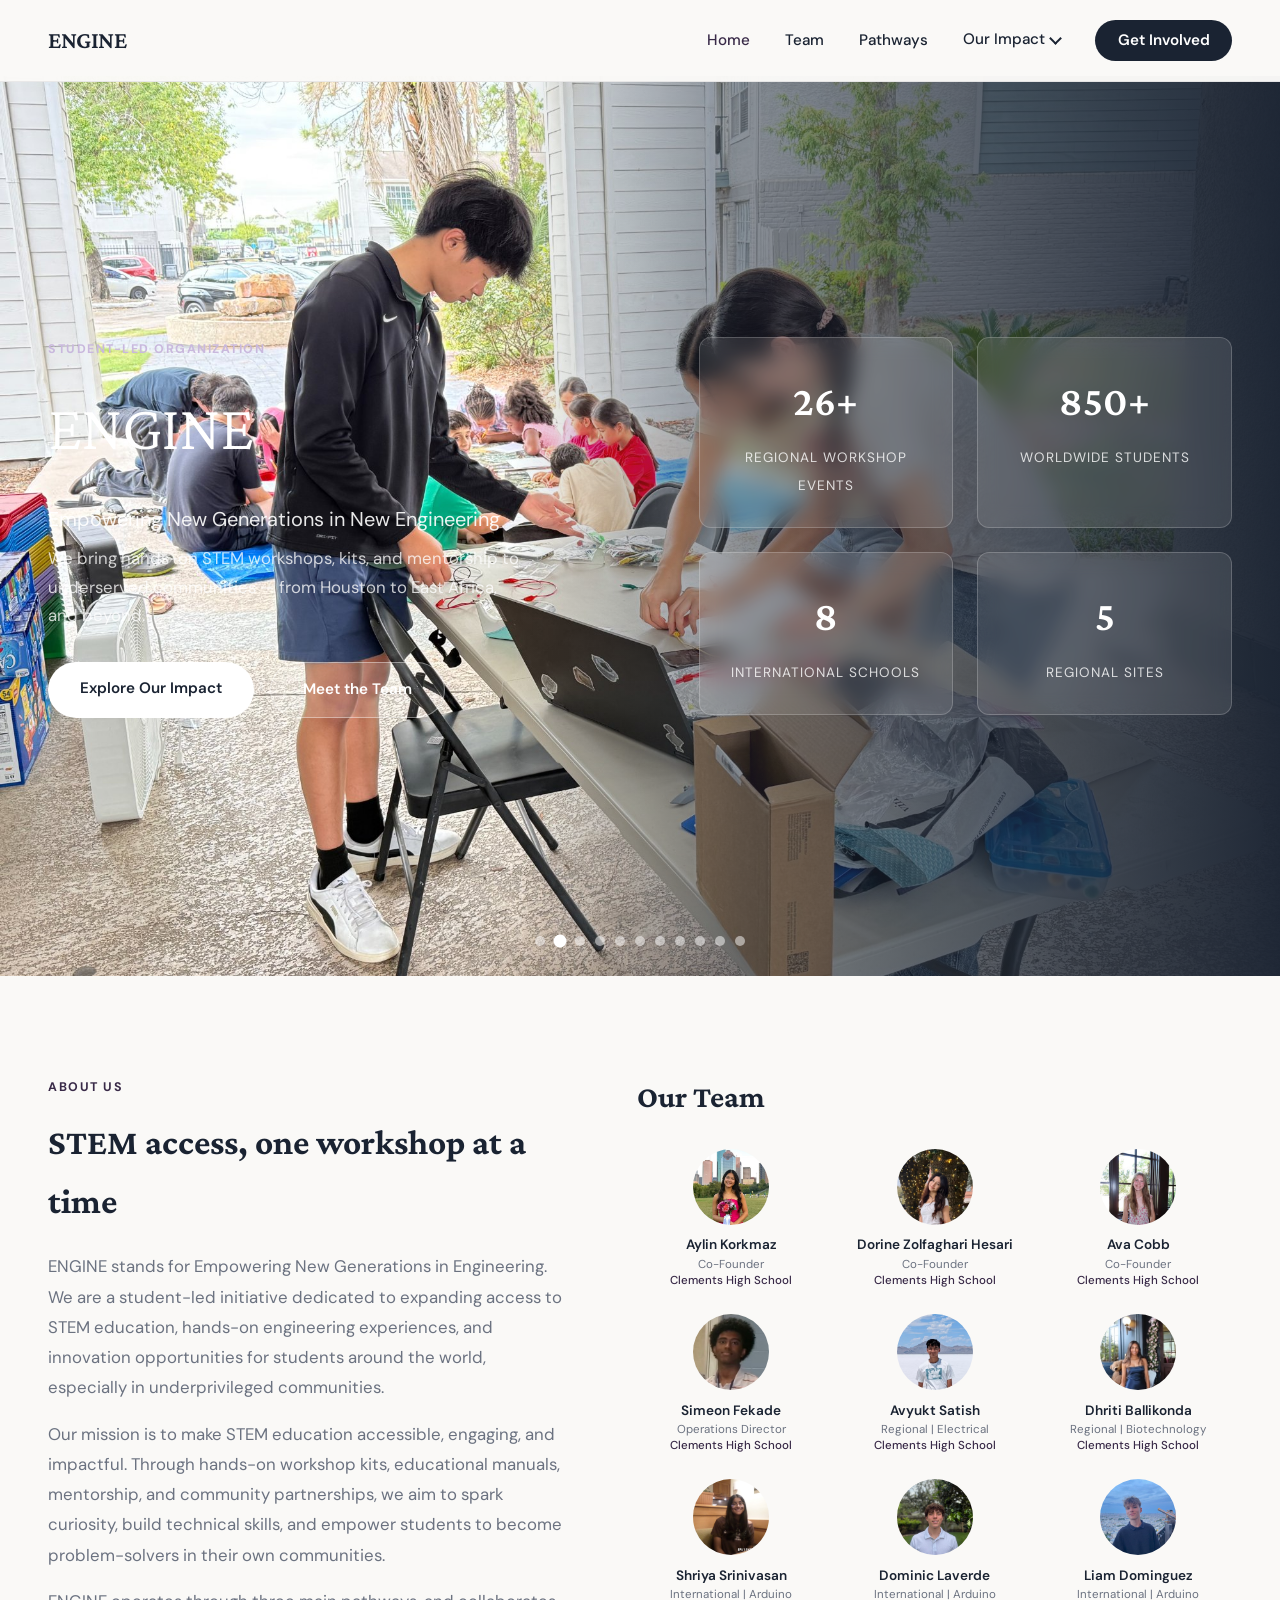
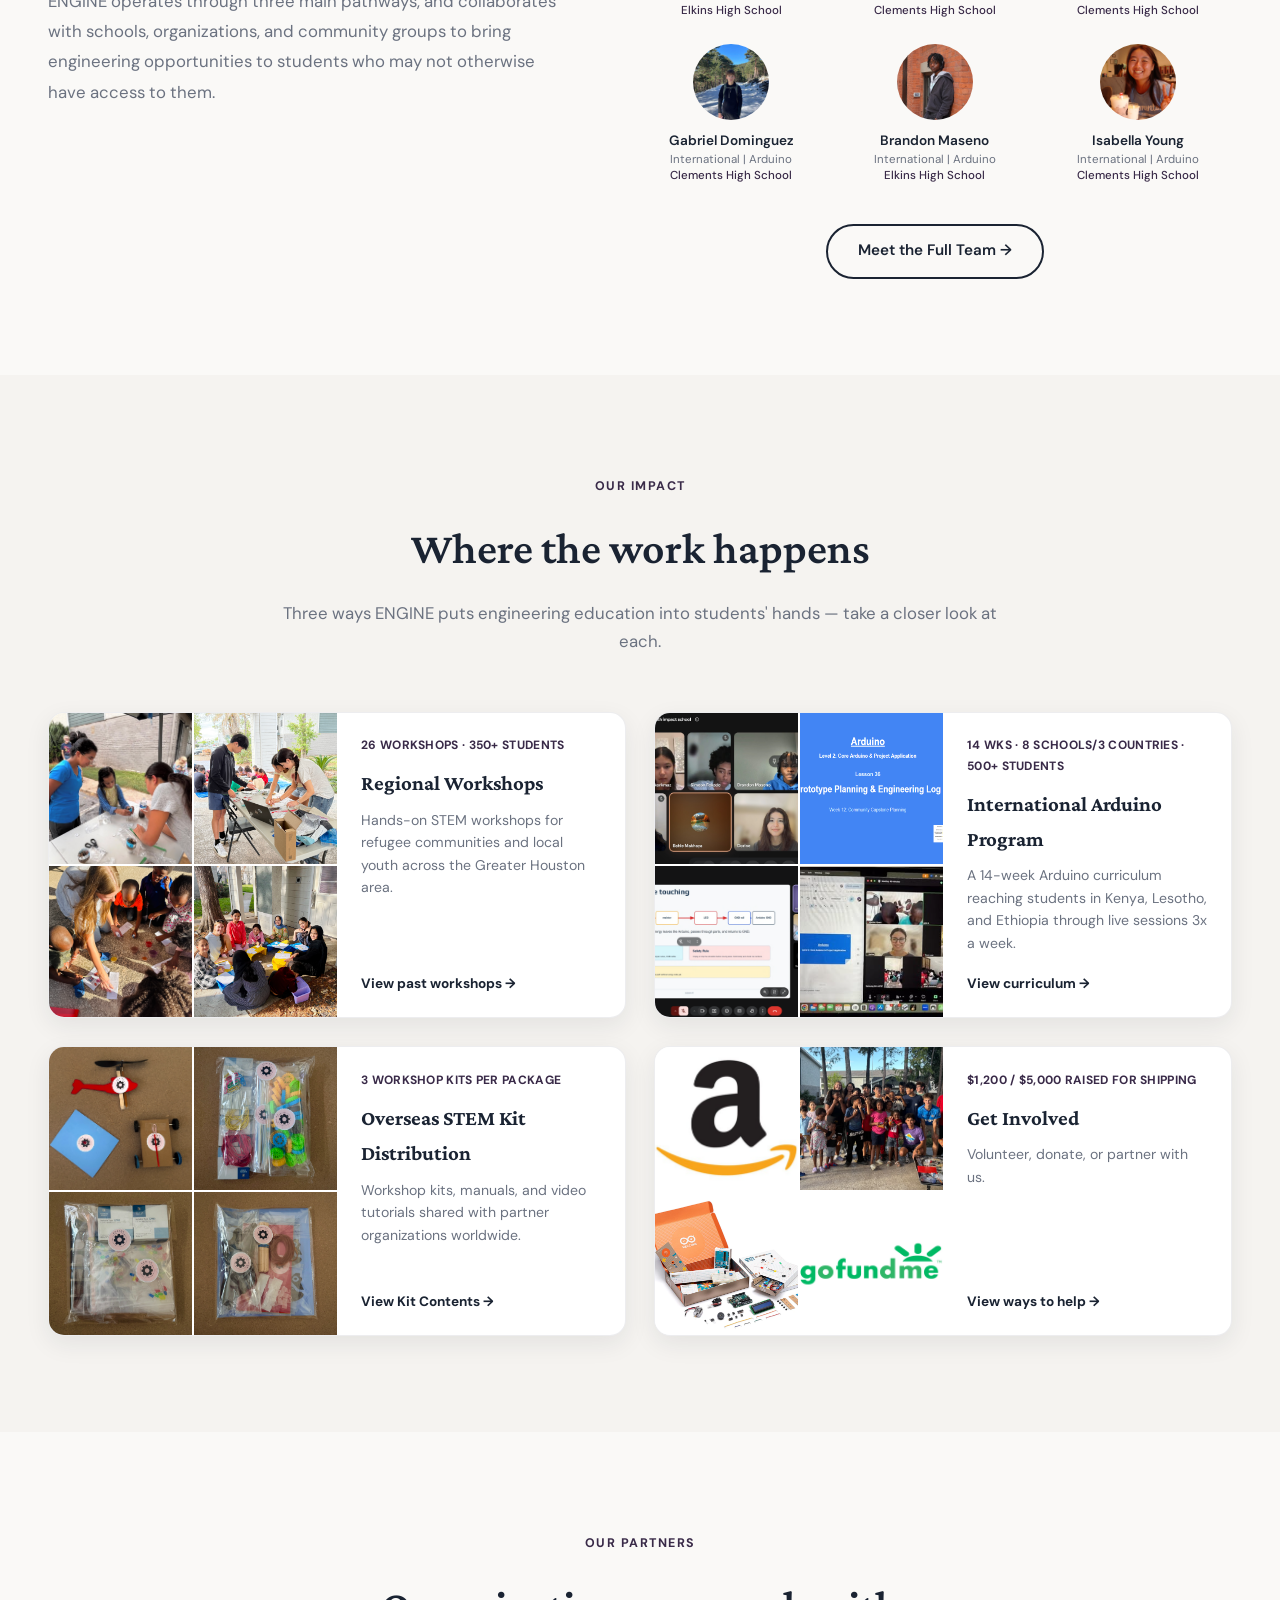
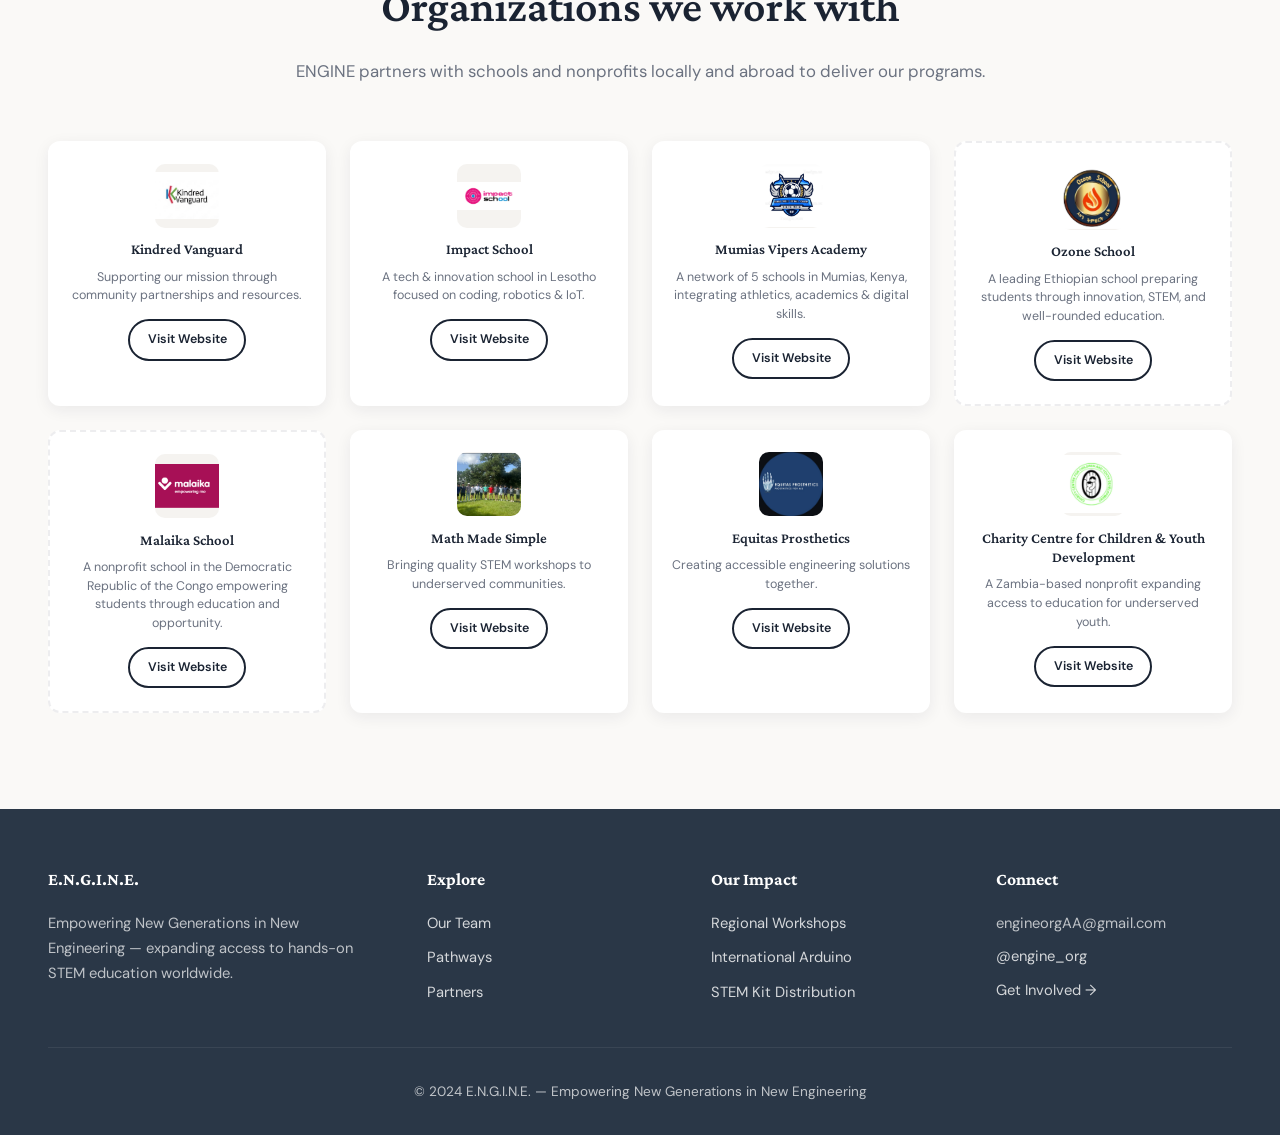
<file: index.html>
<!DOCTYPE html>
<html lang="en">
<head>
    <meta charset="UTF-8">
    <meta name="viewport" content="width=device-width, initial-scale=1.0">
    <title>ENGINE, Empowering New Generations in New Engineering</title>
    <link rel="icon" type="image/png" href="documents/favicon.png">
    <link href="https://fonts.googleapis.com/css2?family=Crimson+Pro:wght@300;400;600&family=DM+Sans:wght@400;500;700&display=swap" rel="stylesheet">
    <link rel="stylesheet" href="styles.css">
</head>
<body>
    <!-- Navigation -->
    <nav>
        <div class="nav-container">
            <a href="index.html" class="logo">ENGINE</a>
            <button class="nav-toggle" id="navToggle" aria-label="Toggle menu"><span></span><span></span><span></span></button>
            <ul class="nav-links" id="navLinks">
                <li><a href="index.html" class="current">Home</a></li>
                <li><a href="team.html">Team</a></li>
                <li><a href="regional.html#pathways">Pathways</a></li>
                <li class="nav-dropdown">
                    <a href="#">Our Impact</a>
                    <div class="dropdown-menu">
                        <a href="regional.html">Regional Workshops<small>Local community programs</small></a>
                        <a href="arduino.html">International Arduino<small>Kenya &amp; Zambia program</small></a>
                        <a href="kits.html">STEM Kit Distribution<small>Manuals &amp; resources</small></a>
                        <a href="stats.html">Impact Stats<small>Numbers &amp; metrics</small></a>
                    </div>
                </li>
                <li><a href="get-involved.html" class="nav-cta">Get Involved</a></li>
            </ul>
        </div>
    </nav>

    <!-- Hero -->
    <section id="home" class="hero">
        <div class="hero-slideshow">
            <div class="hero-slide active" style="background-image: url('slideshow/1.jpeg');"></div>
            <div class="hero-slide" style="background-image: url('slideshow/2.jpeg');"></div>
            <div class="hero-slide" style="background-image: url('slideshow/3.jpeg');"></div>
            <div class="hero-slide" style="background-image: url('slideshow/4.jpeg');"></div>
            <div class="hero-slide" style="background-image: url('slideshow/5.jpeg');"></div>
            <div class="hero-slide" style="background-image: url('slideshow/6.jpeg');"></div>
            <div class="hero-slide" style="background-image: url('slideshow/7.jpeg');"></div>
            <div class="hero-slide" style="background-image: url('slideshow/8.jpg');"></div>
            <div class="hero-slide" style="background-image: url('slideshow/9.jpg');"></div>
            <div class="hero-slide" style="background-image: url('slideshow/10.jpg');"></div>
            <div class="hero-slide" style="background-image: url('slideshow/11.jpg');"></div>
        </div>
        <div class="hero-overlay"></div>
        <div class="slideshow-nav" id="slideshowNav"></div>
        <div class="hero-content">
            <div class="hero-left">
                <span class="eyebrow">Student-Led Organization</span>
                <h1>ENGINE</h1>
                <p>Empowering New Generations in New Engineering</p>
                <p class="hero-desc">We bring hands-on STEM workshops, kits, and mentorship to underserved communities — from Houston to East Africa, and beyond.</p>
                <div class="hero-buttons">
                    <a href="stats.html" class="btn btn-light">Explore Our Impact</a>
                    <a href="team.html" class="btn" style="background: rgba(255,255,255,0.15); border: 1px solid rgba(255,255,255,0.4);">Meet the Team</a>
                </div>
            </div>
            <div class="hero-right">
                <div class="stat-card">
                    <span class="stat-number">26+</span>
                    <span class="stat-label">Regional Workshop Events </span>
                </div>
                <div class="stat-card">
                    <span class="stat-number">850+</span>
                    <span class="stat-label">Worldwide Students</span>
                </div>
                <div class="stat-card">
                    <span class="stat-number">8</span>
                    <span class="stat-label">International Schools </span>
                </div>
                <div class="stat-card">
                    <span class="stat-number">5</span>
                    <span class="stat-label">Regional Sites</span>
                </div>
            </div>
        </div>
    </section>

    <!-- About + Team -->
    <section id="team" class="about-team-section">
        <div class="about-content">
            <span class="eyebrow">About Us</span>
            <h2 style="font-family:'Crimson Pro',serif;font-size:2.2rem;color:var(--navy);margin-bottom:1.2rem;">STEM access, one workshop at a time</h2>
            <p>ENGINE stands for Empowering New Generations in Engineering. We are a student-led initiative dedicated to expanding access to STEM education, hands-on engineering experiences, and innovation opportunities for students around the world, especially in underprivileged communities.</p>
            <p>Our mission is to make STEM education accessible, engaging, and impactful. Through hands-on workshop kits, educational manuals, mentorship, and community partnerships, we aim to spark curiosity, build technical skills, and empower students to become problem-solvers in their own communities.</p>
            <p>ENGINE operates through three main pathways, and collaborates with schools, organizations, and community groups to bring engineering opportunities to students who may not otherwise have access to them.</p>
        </div>

        <div class="team-content">
            <h2>Our Team</h2>
            <div class="team-grid">
                <div class="team-member">
                    <div class="team-photo" style="background-image: url('pfp/aylin.jpeg');"></div>
                    <div class="team-name">Aylin Korkmaz</div>
                    <div class="team-role">Co-Founder<span class="school">Clements High School</span></div>
                </div>
                <div class="team-member">
                    <div class="team-photo" style="background-image: url('pfp/dorine.jpeg');"></div>
                    <div class="team-name">Dorine Zolfaghari Hesari</div>
                    <div class="team-role">Co-Founder<span class="school">Clements High School</span></div>
                </div>
                <div class="team-member">
                    <div class="team-photo" style="background-image: url('pfp/ava.jpeg');"></div>
                    <div class="team-name">Ava Cobb</div>
                    <div class="team-role">Co-Founder<span class="school">Clements High School</span></div>
                </div>        
                <div class="team-member">
                    <div class="team-photo" style="background-image: url('pfp/simeon.jpeg');"></div>
                    <div class="team-name">Simeon Fekade</div>
                    <div class="team-role">Operations Director<span class="school">Clements High School</span></div>
                </div>
                <div class="team-member">
                    <div class="team-photo" style="background-image: url('pfp/avyukt.jpeg');"></div>
                    <div class="team-name">Avyukt Satish</div>
                    <div class="team-role">Regional | Electrical<span class="school">Clements High School</span></div>
                </div>
                <div class="team-member">
                    <div class="team-photo" style="background-image: url('pfp/dhriti.jpeg');"></div>
                    <div class="team-name">Dhriti Ballikonda</div>
                    <div class="team-role">Regional | Biotechnology<span class="school">Clements High School</span></div>
                </div>
        
                <div class="team-member">
                    <div class="team-photo" style="background-image: url('pfp/shriya.JPG');"></div>
                    <div class="team-name">Shriya Srinivasan</div>
                    <div class="team-role">International | Arduino<span class="school">Elkins High School</span></div>
                </div>
                <div class="team-member">
                    <div class="team-photo" style="background-image: url('pfp/dom.jpeg');"></div>
                    <div class="team-name">Dominic Laverde</div>
                    <div class="team-role">International | Arduino<span class="school">Clements High School</span></div>
                </div>
                <div class="team-member">
                    <div class="team-photo" style="background-image: url('pfp/liam.jpeg');"></div>
                    <div class="team-name">Liam Dominguez</div>
                    <div class="team-role">International | Arduino<span class="school">Clements High School</span></div>
                </div>
                <div class="team-member">
                    <div class="team-photo" style="background-image: url('pfp/gabriel.jpeg');"></div>
                    <div class="team-name">Gabriel Dominguez</div>
                    <div class="team-role">International | Arduino<span class="school">Clements High School</span></div>
                </div>
                <div class="team-member">
                    <div class="team-photo" style="background-image: url('pfp/brandon.JPEG');"></div>
                    <div class="team-name">Brandon Maseno</div>
                    <div class="team-role">International | Arduino<span class="school">Elkins High School</span></div>
                </div>
                <div class="team-member">
                    <div class="team-photo" style="background-image: url('pfp/isabella.png');"></div>
                    <div class="team-name">Isabella Young</div>
                    <div class="team-role">International | Arduino<span class="school">Clements High School</span></div>
                </div>
            </div>
            <div class="team-cta">
                <a href="team.html" class="btn btn-outline">Meet the Full Team →</a>
            </div>
        </div>
    </section>

    <!-- Impact preview: 4 squares -->
    <section id="impact" class="section bg-cream">
        <div class="section-header">
            <span class="eyebrow">Our Impact</span>
            <h2>Where the work happens</h2>
            <p>Three ways ENGINE puts engineering education into students' hands — take a closer look at each.</p>
        </div>
        <div class="impact-preview-grid">
            <a href="regional.html" class="impact-preview-card regional">
                <div class="impact-preview-photos">
                    <img src="workshop images/waterfilter/IMG_8184.jpg" alt="" loading="lazy">
                    <img src="workshop images/circuit/IMG_1589.jpeg" alt="" loading="lazy">
                    <img src="workshop images/micropipette/IMG_3437.jpg" alt="" loading="lazy">
                    <img src="workshop images/holiday/IMG_7333.jpeg" alt="" loading="lazy">
                </div>
                <div class="impact-preview-body">
                    <div class="impact-preview-metric">26  Workshops · 350+ Students</div>
                    <h3>Regional Workshops</h3>
                    <p>Hands-on STEM workshops for refugee communities and local youth across the Greater Houston area.</p>
                    <span class="impact-preview-link">View past workshops →</span>
                </div>
            </a>
            <a href="arduino.html" class="impact-preview-card arduino">
                <div class="impact-preview-photos">
                    <img src="International/impact1.jpg" alt="" loading="lazy">
                    <img src="International/arduino_cover.png" alt="" loading="lazy">
                    <img src="International/impact3.png" alt="" loading="lazy">
                    <img src="International/mumias1.png" alt="" loading="lazy">
                </div>
                <div class="impact-preview-body">
                    <div class="impact-preview-metric">14 Wks · 8 Schools/3 Countries · 500+ Students</div>
                    <h3>International Arduino Program</h3>
                    <p>A 14-week Arduino curriculum reaching students in Kenya, Lesotho, and Ethiopia through live sessions 3x a week.</p>
                    <span class="impact-preview-link">View curriculum →</span>
                </div>
            </a>
            <a href="kits.html" class="impact-preview-card kits">
                <div class="impact-preview-photos">
                    <img src="kits/3finishedkits.png" alt="" loading="lazy">
                    <img src="kits/carpackage.png" alt="" loading="lazy">
                    <img src="kits/circuitpackage.png" alt="" loading="lazy">
                    <img src="kits/helicopterpackage.png" alt="" loading="lazy">
                </div>
                <div class="impact-preview-body">
                    <div class="impact-preview-metric">3 Workshop Kits per Package</div>
                    <h3>Overseas STEM Kit Distribution</h3>
                    <p>Workshop kits, manuals, and video tutorials shared with partner organizations worldwide.</p>
                    <span class="impact-preview-link">View Kit Contents →</span>
                </div>
            </a>
            <a href="get-involved.html" class="impact-preview-card involved">
                <div class="impact-preview-photos">
                    <img src="partners/amazon.png" alt="" loading="lazy">
                    <img src="partners/volunteers.png" alt="" loading="lazy">
                    <img src="partners/arduinobox.png" alt="" loading="lazy">
                    <img src="partners/gofundme.png" alt="" loading="lazy">
                </div>
                <div class="impact-preview-body">
                    <div class="impact-preview-metric">$1,200 / $5,000 Raised for Shipping</div>
                    <h3>Get Involved</h3>
                    <p>Volunteer, donate, or partner with us.</p>
                    <span class="impact-preview-link">View ways to help →</span>
                </div>
            </a>
        </div>
    </section>

    <!-- Partners -->
    <section id="partners" class="section">
        <div class="section-header">
            <span class="eyebrow">Our Partners</span>
            <h2>Organizations we work with</h2>
            <p>ENGINE partners with schools and nonprofits locally and abroad to deliver our programs.</p>
        </div>
        <div class="partners-grid">
            <div class="partner-card">
                <div class="partner-logo" style="background-image: url('partners/kindred_logo.jpeg'); background-size: contain; background-repeat: no-repeat; background-position: center;"></div>
                <h3 class="partner-name">Kindred Vanguard</h3>
                <p class="partner-description">Supporting our mission through community partnerships and resources.</p>
                <a href="https://kindredvanguard.com/affiliations/" target="_blank" class="btn btn-outline">Visit Website</a>
            </div>
            <div class="partner-card">
                <div class="partner-logo" style="background-image: url('partners/impactschool_logo.png'); background-size: contain; background-repeat: no-repeat; background-position: center;"></div>
                <h3 class="partner-name">Impact School</h3>
                <p class="partner-description">A tech &amp; innovation school in Lesotho focused on coding, robotics &amp; IoT.</p>
                <a href="https://impactschool.org.ls/" target="_blank" class="btn btn-outline">Visit Website</a>
            </div>
            <div class="partner-card">
                <div class="partner-logo" style="background-image: url('partners/mumias_logo.png'); background-size: contain; background-repeat: no-repeat; background-position: center;"></div>
                <h3 class="partner-name">Mumias Vipers Academy</h3>
                <p class="partner-description">A network of 5 schools in Mumias, Kenya, integrating athletics, academics &amp; digital skills.</p>
                <a href="https://www.mumiasvipers.com/" target="_blank" class="btn btn-outline">Visit Website</a>
            </div>
            <div class="partner-card placeholder">
                <div class="partner-logo" style="background-image: url('partners/ozone_logo.png'); background-size: contain; background-repeat: no-repeat; background-position: center;"></div>
                <h3 class="partner-name">Ozone School</h3>
                <p class="partner-description">A leading Ethiopian school preparing students through innovation, STEM, and well-rounded education.</p>
                <a href="https://ozoneschool.net/page/know-us" target="_blank" class="btn btn-outline">Visit Website</a>            
                </div>
                        <div class="partner-card placeholder">
                <div class="partner-logo" style="background-image: url('partners/malaika_logo.png'); background-size: contain; background-repeat: no-repeat; background-position: center;"></div>
                <h3 class="partner-name">Malaika School</h3>
                <p class="partner-description">A nonprofit school in the Democratic Republic of the Congo empowering students through education and opportunity.</p>
                <a href="https://www.malaika.org/" target="_blank" class="btn btn-outline">Visit Website</a>            
            </div>
            <div class="partner-card">
                <div class="partner-logo" style="background-image: url('partners/mathmadesimple_logo.png'); background-size: contain; background-repeat: no-repeat; background-position: center;"></div>
                <h3 class="partner-name">Math Made Simple</h3>
                <p class="partner-description">Bringing quality STEM workshops to underserved communities.</p>
                <a href="http://math-made-simple.org" target="_blank" class="btn btn-outline">Visit Website</a>
            </div>
            <div class="partner-card">
                <div class="partner-logo" style="background-image: url('partners/equitas_logo.png'); background-size: cover; background-repeat: no-repeat; background-position: center;"></div>
                <h3 class="partner-name">Equitas Prosthetics</h3>
                <p class="partner-description">Creating accessible engineering solutions together.</p>
                <a href="http://equitasprosthetics.org" target="_blank" class="btn btn-outline">Visit Website</a>
            </div>
                <div class="partner-card">
                <div class="partner-logo" style="background-image: url('partners/cccyd_logo.png'); background-size: contain; background-repeat: no-repeat; background-position: center;"></div>
                <h3 class="partner-name">Charity Centre for Children &amp; Youth Development</h3>
                <p class="partner-description">A Zambia-based nonprofit expanding access to education for underserved youth.</p>
                <a href="https://www.charitycentreforchildren-zambia.org/" target="_blank" class="btn btn-outline">Visit Website</a>
            </div>
        </div>
    </section>


    <!-- Footer -->
    <footer>
        <div class="footer-content">
            <div class="footer-section">
                <h3>E.N.G.I.N.E.</h3>
                <p>Empowering New Generations in New Engineering — expanding access to hands-on STEM education worldwide.</p>
            </div>
            <div class="footer-section">
                <h3>Explore</h3>
                <a href="team.html">Our Team</a>
                <a href="regional.html#pathways">Pathways</a>
                <a href="index.html#partners">Partners</a>
            </div>
            <div class="footer-section">
                <h3>Our Impact</h3>
                <a href="regional.html">Regional Workshops</a>
                <a href="arduino.html">International Arduino</a>
                <a href="kits.html">STEM Kit Distribution</a>
            </div>
            <div class="footer-section">
                <h3>Connect</h3>
                <p>engineorgAA@gmail.com</p>
                <a href="https://www.instagram.com/engine_org/" target="_blank">@engine_org</a>
                <a href="get-involved.html">Get Involved →</a>
            </div>
        </div>
        <div class="footer-bottom">© 2024 E.N.G.I.N.E. — Empowering New Generations in New Engineering</div>
    </footer>

    <script src="script.js"></script>
</body>
</html>
</file>
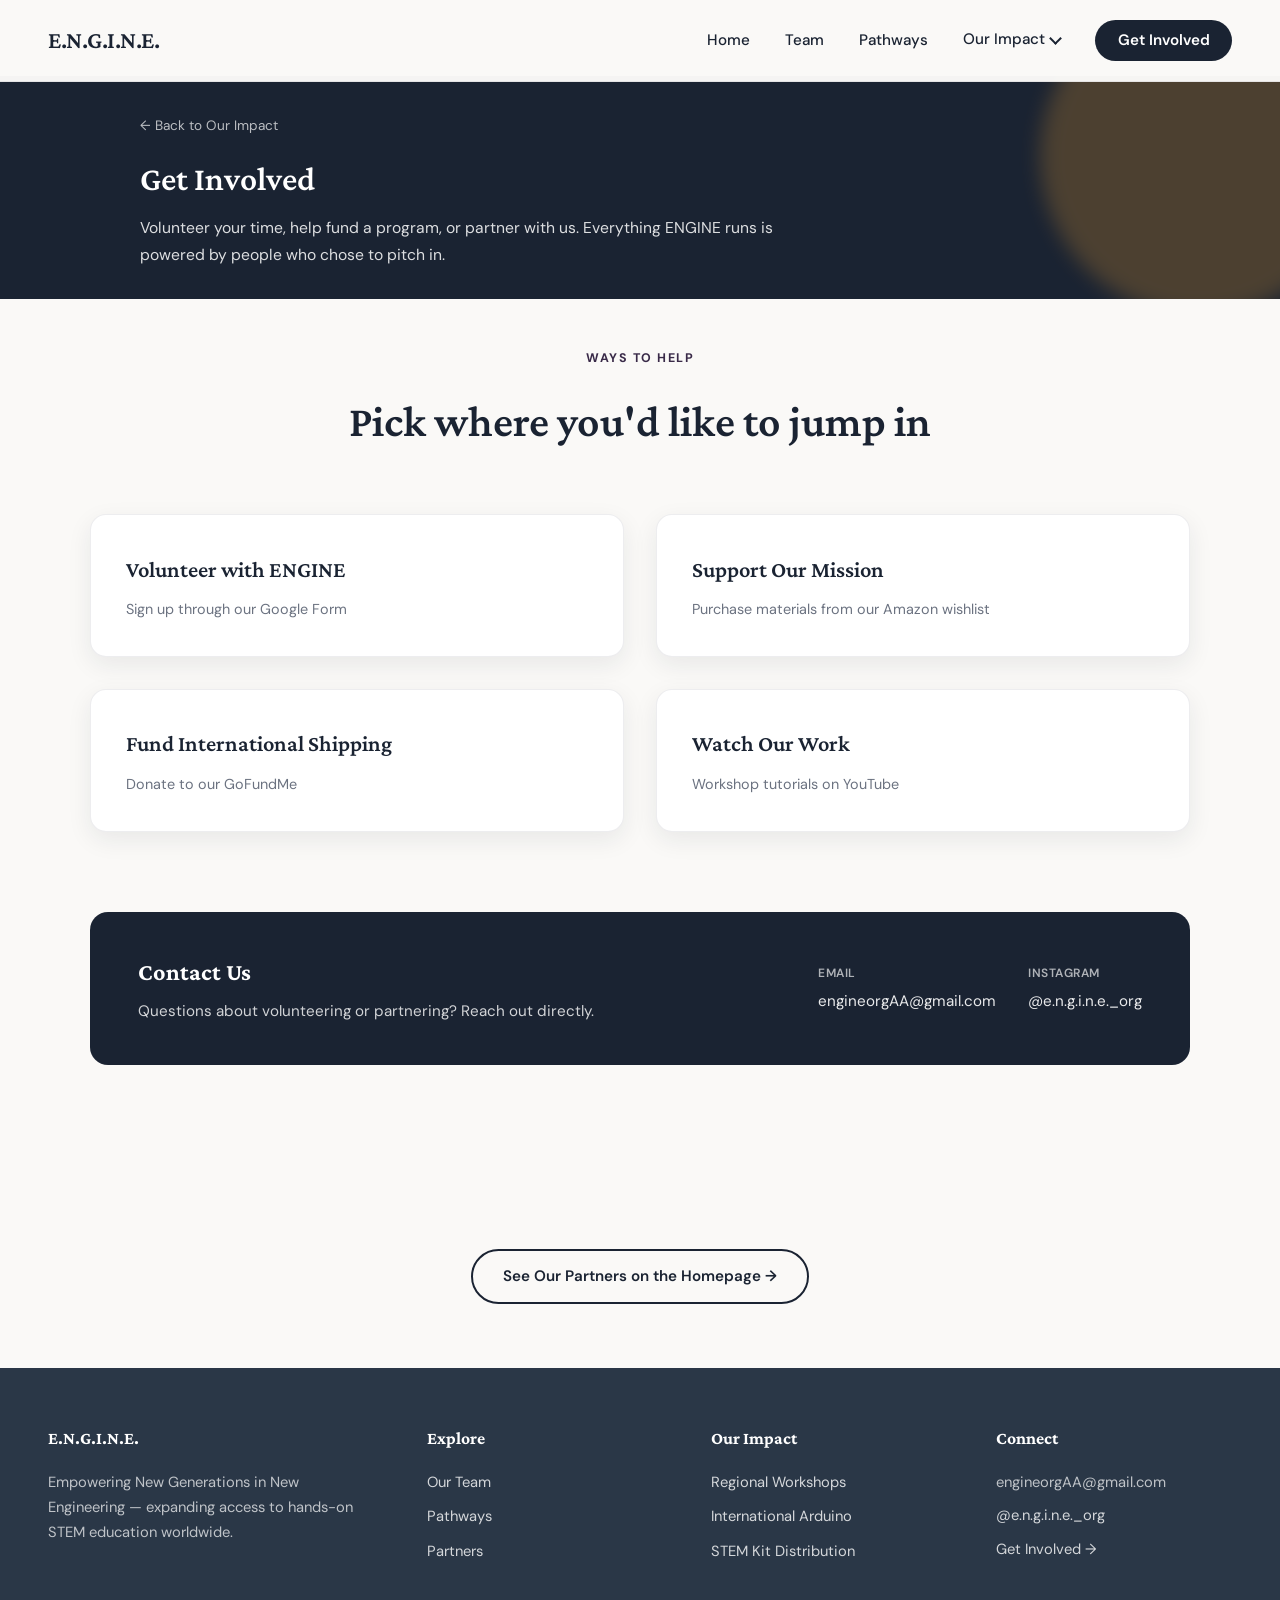
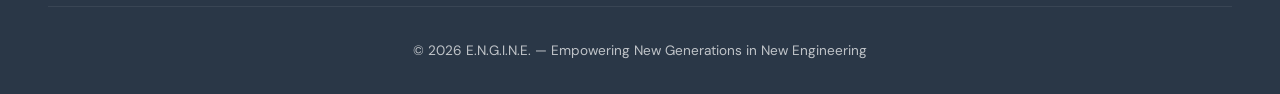
<file: get-involved.html>
<!DOCTYPE html>
<html lang="en">
<head>
    <meta charset="UTF-8">
    <meta name="viewport" content="width=device-width, initial-scale=1.0">
    <title>Get Involved — E.N.G.I.N.E.</title>
    <link rel="icon" type="image/png" href="documents/favicon.png">
    <link href="https://fonts.googleapis.com/css2?family=Crimson+Pro:wght@300;400;600&family=DM+Sans:wght@400;500;700&display=swap" rel="stylesheet">
    <link rel="stylesheet" href="styles.css">
</head>
<body>
    <!-- Navigation -->
    <nav>
        <div class="nav-container">
            <a href="index.html" class="logo">E.N.G.I.N.E.</a>
            <button class="nav-toggle" id="navToggle" aria-label="Toggle menu"><span></span><span></span><span></span></button>
            <ul class="nav-links" id="navLinks">
                <li><a href="index.html">Home</a></li>
                <li><a href="team.html">Team</a></li>
                <li><a href="regional.html#pathways">Pathways</a></li>
                <li class="nav-dropdown">
                    <a href="#">Our Impact</a>
                    <div class="dropdown-menu">
                        <a href="regional.html">Regional Workshops<small>Local community programs</small></a>
                        <a href="arduino.html">International Arduino<small>Kenya &amp; Zambia program</small></a>
                        <a href="kits.html">STEM Kit Distribution<small>Manuals &amp; resources</small></a>
                        <a href="stats.html">Impact Stats<small>Numbers &amp; metrics</small></a>
                    </div>
                </li>
                <li><a href="get-involved.html" class="nav-cta current" style="color: white;">Get Involved</a></li>
            </ul>
        </div>
    </nav>

    <!-- Page banner -->
    <header class="page-banner" style="--page-accent: var(--involve-gold);">
        <div class="page-banner-inner">
            <a href="index.html#impact" class="breadcrumb">← Back to Our Impact</a>
            <h1>Get Involved</h1>
            <p class="lede">Volunteer your time, help fund a program, or partner with us. Everything ENGINE runs is powered by people who chose to pitch in.</p>
        </div>
    </header>

    <!-- Action cards -->
    <section class="section section-tight">
        <div class="section-header">
            <span class="eyebrow">Ways to Help</span>
            <h2>Pick where you'd like to jump in</h2>
        </div>
        <div class="involved-hero-grid">
            <a href="https://docs.google.com/forms/d/e/1FAIpQLSe-DjlP15nqYOzRB0zzsEtGJBAh1RR5GYL5qk11tBHlim1ACg/viewform" target="_blank" class="action-card">
                <span class="action-title">Volunteer with ENGINE</span>
                <span class="action-subtitle">Sign up through our Google Form</span>
            </a>
            <a href="https://www.amazon.com/registries/gl/guest-view/8C0PBJ6C3ENQ" target="_blank" class="action-card">
                <span class="action-title">Support Our Mission</span>
                <span class="action-subtitle">Purchase materials from our Amazon wishlist</span>
            </a>
            <a href="https://gofund.me/a45f699d6" target="_blank" class="action-card">
                <span class="action-title">Fund International Shipping</span>
                <span class="action-subtitle">Donate to our GoFundMe</span>
            </a>
            <a href="https://www.youtube.com/@Engineorg" target="_blank" class="action-card">
                <span class="action-title">Watch Our Work</span>
                <span class="action-subtitle">Workshop tutorials on YouTube</span>
            </a>
        </div>

        <div class="contact-strip">
            <div>
                <h3>Contact Us</h3>
                <p style="opacity: 0.8; font-size: 0.95rem;">Questions about volunteering or partnering? Reach out directly.</p>
            </div>
            <div class="contact-strip-links">
                <div>
                    <strong>Email</strong>
                    <a href="mailto:engineorgAA@gmail.com">engineorgAA@gmail.com</a>
                </div>
                <div>
                    <strong>Instagram</strong>
                    <a href="https://www.instagram.com/e.n.g.i.n.e._org/" target="_blank">@e.n.g.i.n.e._org</a>
                </div>
            </div>
        </div>
    </section>

    <div class="team-cta" style="margin-bottom: 4rem;">
        <a href="index.html#partners" class="btn btn-outline">See Our Partners on the Homepage →</a>
    </div>

    <!-- Footer -->
    <footer>
        <div class="footer-content">
            <div class="footer-section">
                <h3>E.N.G.I.N.E.</h3>
                <p>Empowering New Generations in New Engineering — expanding access to hands-on STEM education worldwide.</p>
            </div>
            <div class="footer-section">
                <h3>Explore</h3>
                <a href="team.html">Our Team</a>
                <a href="regional.html#pathways">Pathways</a>
                <a href="index.html#partners">Partners</a>
            </div>
            <div class="footer-section">
                <h3>Our Impact</h3>
                <a href="regional.html">Regional Workshops</a>
                <a href="arduino.html">International Arduino</a>
                <a href="kits.html">STEM Kit Distribution</a>
            </div>
            <div class="footer-section">
                <h3>Connect</h3>
                <p>engineorgAA@gmail.com</p>
                <a href="https://www.instagram.com/e.n.g.i.n.e._org/" target="_blank">@e.n.g.i.n.e._org</a>
                <a href="get-involved.html">Get Involved →</a>
            </div>
        </div>
        <div class="footer-bottom">© 2026 E.N.G.I.N.E. — Empowering New Generations in New Engineering</div>
    </footer>

    <script src="script.js"></script>
</body>
</html>
</file>
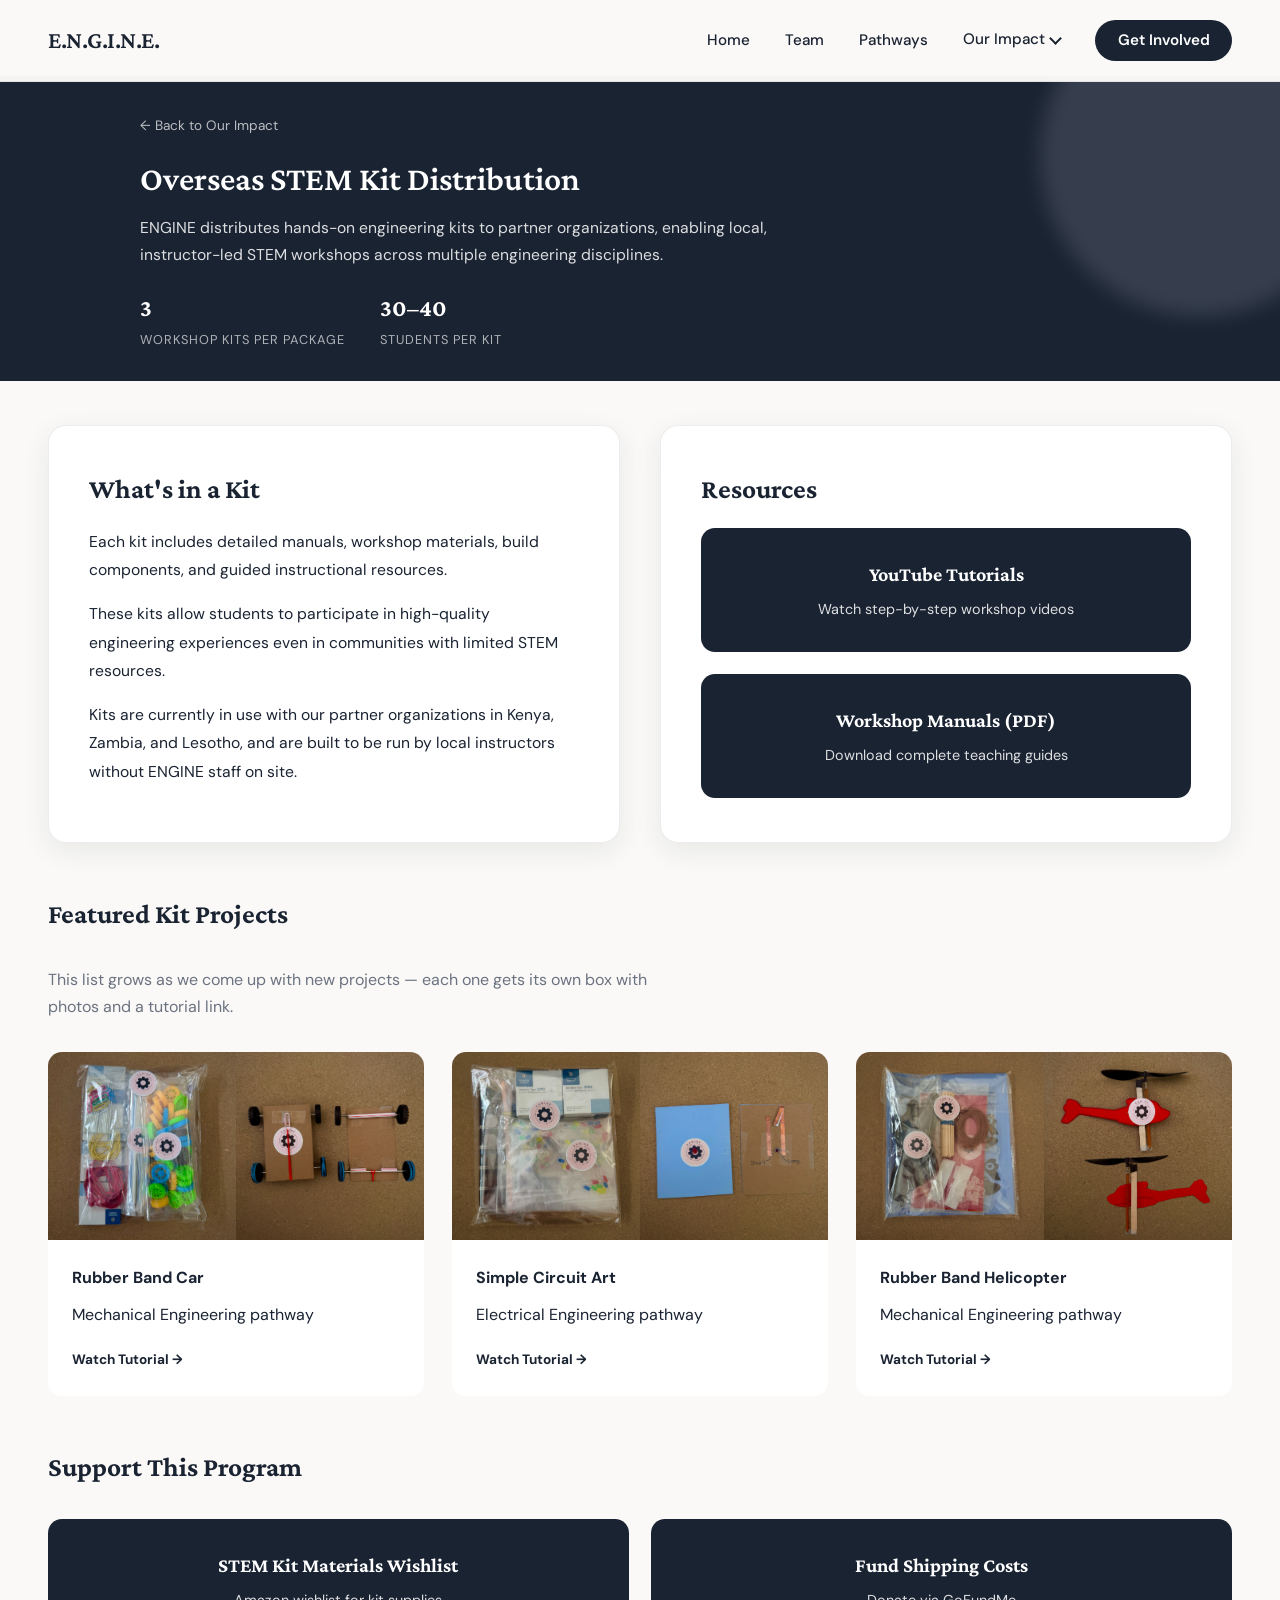
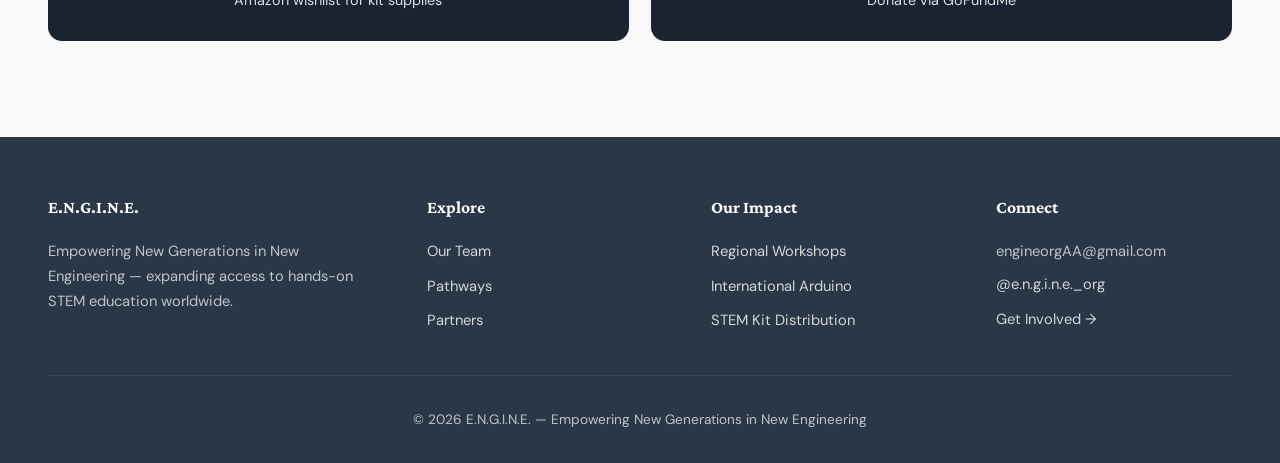
<file: kits.html>
<!DOCTYPE html>
<html lang="en">
<head>
    <meta charset="UTF-8">
    <meta name="viewport" content="width=device-width, initial-scale=1.0">
    <title>STEM Kit Distribution — E.N.G.I.N.E.</title>
    <link rel="icon" type="image/png" href="documents/favicon.png">
    <link href="https://fonts.googleapis.com/css2?family=Crimson+Pro:wght@300;400;600&family=DM+Sans:wght@400;500;700&display=swap" rel="stylesheet">
    <link rel="stylesheet" href="styles.css">
</head>
<body>
    <!-- Navigation -->
    <nav>
        <div class="nav-container">
            <a href="index.html" class="logo">E.N.G.I.N.E.</a>
            <button class="nav-toggle" id="navToggle" aria-label="Toggle menu"><span></span><span></span><span></span></button>
            <ul class="nav-links" id="navLinks">
                <li><a href="index.html">Home</a></li>
                <li><a href="team.html">Team</a></li>
                <li><a href="regional.html#pathways">Pathways</a></li>
                <li class="nav-dropdown">
                    <a href="#">Our Impact</a>
                    <div class="dropdown-menu">
                        <a href="regional.html">Regional Workshops<small>Local community programs</small></a>
                        <a href="arduino.html">International Arduino<small>Kenya &amp; Zambia program</small></a>
                        <a href="kits.html" class="current">STEM Kit Distribution<small>Manuals &amp; resources</small></a>
                        <a href="stats.html">Impact Stats<small>Numbers &amp; metrics</small></a>
                    </div>
                </li>
                <li><a href="get-involved.html" class="nav-cta">Get Involved</a></li>
            </ul>
        </div>
    </nav>

    <!-- Page banner -->
    <header class="page-banner" style="--page-accent: var(--mechanical-gray);">
        <div class="page-banner-inner">
            <a href="index.html#impact" class="breadcrumb">← Back to Our Impact</a>
            <h1>Overseas STEM Kit Distribution</h1>
            <p class="lede">ENGINE distributes hands-on engineering kits to partner organizations, enabling local, instructor-led STEM workshops across multiple engineering disciplines.</p>
            <div class="page-banner-stats">
                <div><strong>3</strong><span>Workshop Kits per Package</span></div>
                <div><strong>30–40</strong><span>Students per Kit</span></div>
            </div>
        </div>
    </header>

    <section class="section">
        <div class="impact-split">
            <div class="impact-card">
                <h3>What's in a Kit</h3>
                <p>Each kit includes detailed manuals, workshop materials, build components, and guided instructional resources.</p>
                <p>These kits allow students to participate in high-quality engineering experiences even in communities with limited STEM resources.</p>
                <p>Kits are currently in use with our partner organizations in Kenya, Zambia, and Lesotho, and are built to be run by local instructors without ENGINE staff on site.</p>
            </div>
            <div class="impact-card">
                <h3 style="margin-bottom: 1rem;">Resources</h3>
                <div class="resource-buttons">
                    <a href="https://www.youtube.com/@Engineorg" target="_blank" class="resource-btn">
                        <h4>YouTube Tutorials</h4>
                        <p>Watch step-by-step workshop videos</p>
                    </a>
                    <a href="documents/engine_stem_kit_manuals.pdf" download class="resource-btn">
                        <h4>Workshop Manuals (PDF)</h4>
                        <p>Download complete teaching guides</p>
                    </a>
                </div>
            </div>
        </div>

        <h3 class="category-title">Featured Kit Projects</h3>
        <p style="color: var(--text-muted); max-width: 640px; margin-bottom: 0.5rem;">This list grows as we come up with new projects — each one gets its own box with photos and a tutorial link.</p>
        <div class="shipment-grid">
            <div class="shipment-card">
                <div class="shipment-photo-grid">
                    <img src="kits/carpackage.png" alt="" loading="lazy">
                    <img src="kits/car.png" alt="" loading="lazy">
                </div>
                <div class="shipment-info">
                    <h4>Rubber Band Car</h4>
                    <div class="shipment-location">Mechanical Engineering pathway</div>
                    <a href="#" target="_blank" class="shipment-video-link">Watch Tutorial →</a>
                </div>
            </div>
            <div class="shipment-card">
                <div class="shipment-photo-grid">
                    <img src="kits/circuitpackage.png" alt="" loading="lazy">
                    <img src="kits/circuit.png" alt="" loading="lazy">
                </div>
                <div class="shipment-info">
                    <h4>Simple Circuit Art</h4>
                    <div class="shipment-location">Electrical Engineering pathway</div>
                    <a href="#" target="_blank" class="shipment-video-link">Watch Tutorial →</a>
                </div>
            </div>
            <div class="shipment-card">
                <div class="shipment-photo-grid">
                    <img src="kits/helicopterpackage.png" alt="" loading="lazy">
                    <img src="kits/helicopter.png" alt="" loading="lazy">
                </div>
                <div class="shipment-info">
                    <h4>Rubber Band Helicopter</h4>
                    <div class="shipment-location">Mechanical Engineering pathway</div>
                    <a href="#" target="_blank" class="shipment-video-link">Watch Tutorial →</a>
                </div>
            </div>
        </div>

        <h3 class="category-title">Support This Program</h3>
        <div class="support-links">
            <a href="https://www.amazon.com/registries/gl/guest-view/8C0PBJ6C3ENQ" target="_blank" class="resource-btn">
                <h4>STEM Kit Materials Wishlist</h4>
                <p>Amazon wishlist for kit supplies</p>
            </a>
            <a href="https://gofund.me/a45f699d6" target="_blank" class="resource-btn">
                <h4>Fund Shipping Costs</h4>
                <p>Donate via GoFundMe</p>
            </a>
        </div>
    </section>

    <!-- Footer -->
    <footer>
        <div class="footer-content">
            <div class="footer-section">
                <h3>E.N.G.I.N.E.</h3>
                <p>Empowering New Generations in New Engineering — expanding access to hands-on STEM education worldwide.</p>
            </div>
            <div class="footer-section">
                <h3>Explore</h3>
                <a href="team.html">Our Team</a>
                <a href="regional.html#pathways">Pathways</a>
                <a href="index.html#partners">Partners</a>
            </div>
            <div class="footer-section">
                <h3>Our Impact</h3>
                <a href="regional.html">Regional Workshops</a>
                <a href="arduino.html">International Arduino</a>
                <a href="kits.html">STEM Kit Distribution</a>
            </div>
            <div class="footer-section">
                <h3>Connect</h3>
                <p>engineorgAA@gmail.com</p>
                <a href="https://www.instagram.com/e.n.g.i.n.e._org/" target="_blank">@e.n.g.i.n.e._org</a>
                <a href="get-involved.html">Get Involved →</a>
            </div>
        </div>
        <div class="footer-bottom">© 2026 E.N.G.I.N.E. — Empowering New Generations in New Engineering</div>
    </footer>

    <script src="script.js"></script>
</body>
</html>
</file>
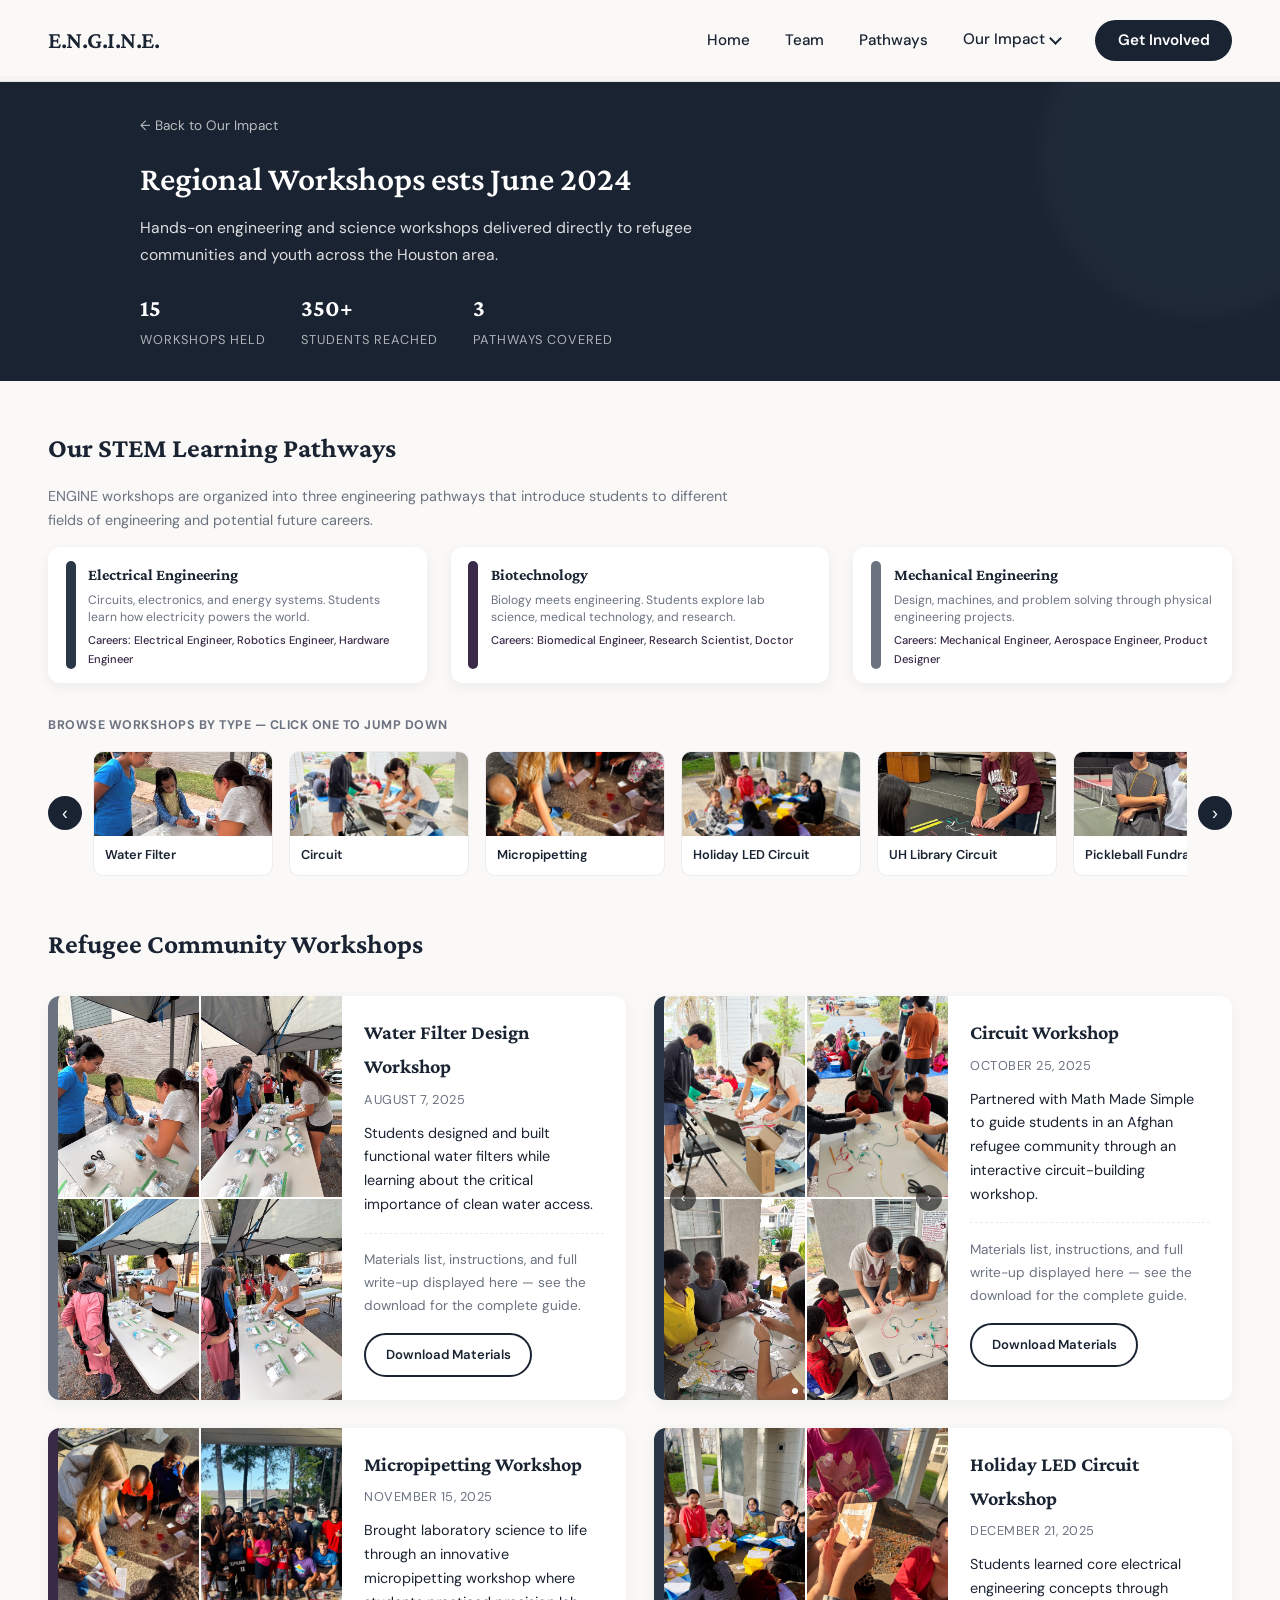
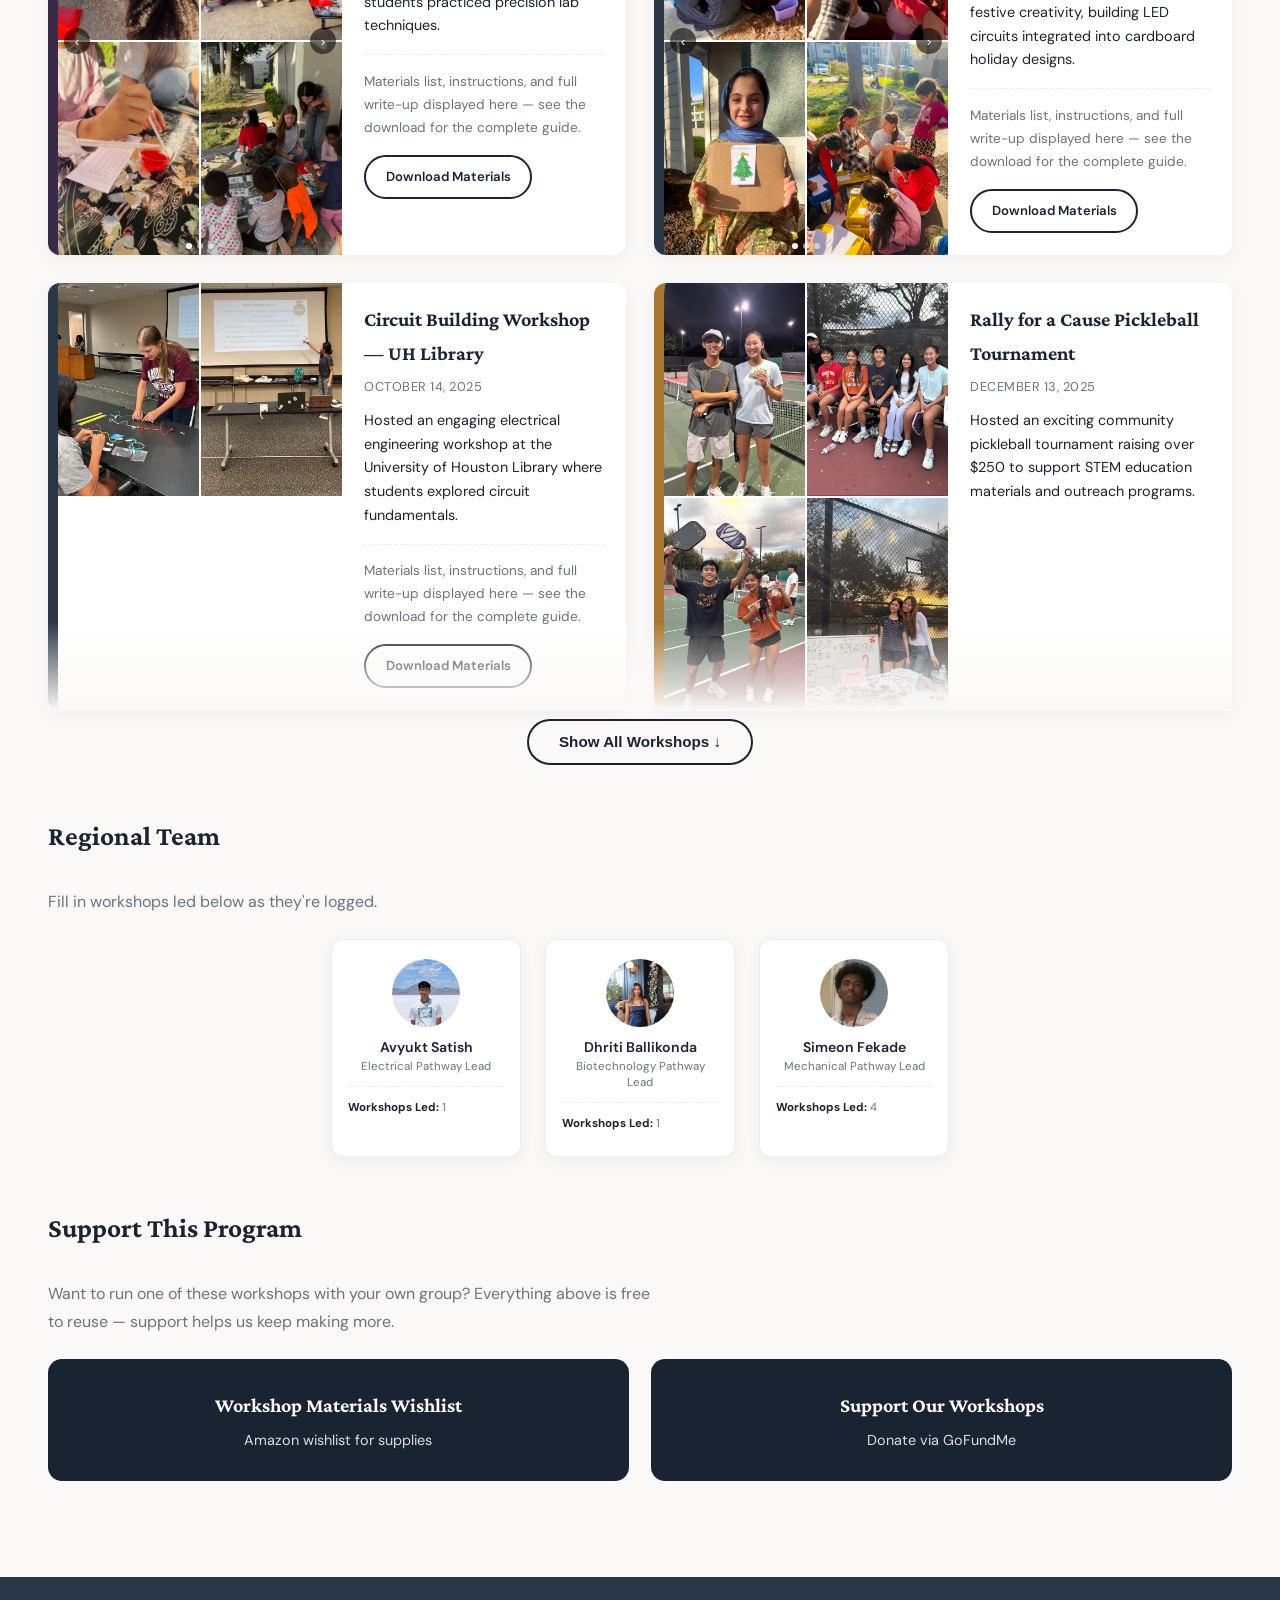
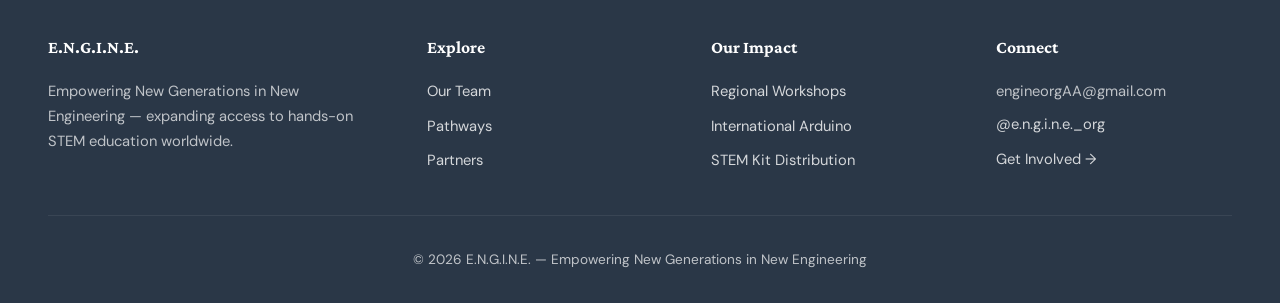
<file: regional.html>
<!DOCTYPE html>
<html lang="en">
<head>
    <meta charset="UTF-8">
    <meta name="viewport" content="width=device-width, initial-scale=1.0">
    <title>Regional Workshops — E.N.G.I.N.E.</title>
    <link rel="icon" type="image/png" href="documents/favicon.png">
    <link href="https://fonts.googleapis.com/css2?family=Crimson+Pro:wght@300;400;600&family=DM+Sans:wght@400;500;700&display=swap" rel="stylesheet">
    <link rel="stylesheet" href="styles.css">
</head>
<body>
    <!-- Navigation -->
    <nav>
        <div class="nav-container">
            <a href="index.html" class="logo">E.N.G.I.N.E.</a>
            <button class="nav-toggle" id="navToggle" aria-label="Toggle menu"><span></span><span></span><span></span></button>
            <ul class="nav-links" id="navLinks">
                <li><a href="index.html">Home</a></li>
                <li><a href="team.html">Team</a></li>
                <li><a href="#pathways">Pathways</a></li>
                <li class="nav-dropdown">
                    <a href="#">Our Impact</a>
                    <div class="dropdown-menu">
                        <a href="regional.html" class="current">Regional Workshops<small>Local community programs</small></a>
                        <a href="arduino.html">International Arduino<small>Kenya &amp; Zambia program</small></a>
                        <a href="kits.html">STEM Kit Distribution<small>Manuals &amp; resources</small></a>
                        <a href="stats.html">Impact Stats<small>Numbers &amp; metrics</small></a>
                    </div>
                </li>
                <li><a href="get-involved.html" class="nav-cta">Get Involved</a></li>
            </ul>
        </div>
    </nav>

    <!-- Page banner -->
    <header class="page-banner" style="--page-accent: var(--electrical-blue);">
        <div class="page-banner-inner">
            <a href="index.html#impact" class="breadcrumb">← Back to Our Impact</a>
            <h1>Regional Workshops ests June 2024</h1>
            <p class="lede">Hands-on engineering and science workshops delivered directly to refugee communities and youth across the Houston area.</p>
            <div class="page-banner-stats">
                <div><strong>15</strong><span>Workshops Held</span></div>
                <div><strong>350+</strong><span>Students Reached</span></div>
                <div><strong>3</strong><span>Pathways Covered</span></div>
            </div>
        </div>
    </header>

    <section class="section">

        <!-- Learning Pathways (moved from home) -->
        <div id="pathways" style="margin-bottom: 2rem;">
            <h3 class="category-title" style="margin-top:0; margin-bottom: 0.8rem;">Our STEM Learning Pathways</h3>
            <p style="color: var(--text-muted); max-width: 680px; margin-bottom: 0.9rem; font-size: 0.9rem;">ENGINE workshops are organized into three engineering pathways that introduce students to different fields of engineering and potential future careers.</p>
            <div class="pathways-container">
                <div class="pathway-box electrical">
                    <div class="pathway-image"></div>
                    <div class="pathway-text">
                        <h3 class="pathway-title">Electrical Engineering</h3>
                        <p class="pathway-desc">Circuits, electronics, and energy systems. Students learn how electricity powers the world.</p>
                        <p class="pathway-careers">Careers: Electrical Engineer, Robotics Engineer, Hardware Engineer</p>
                    </div>
                </div>
                <div class="pathway-box biotech">
                    <div class="pathway-image"></div>
                    <div class="pathway-text">
                        <h3 class="pathway-title">Biotechnology</h3>
                        <p class="pathway-desc">Biology meets engineering. Students explore lab science, medical technology, and research.</p>
                        <p class="pathway-careers">Careers: Biomedical Engineer, Research Scientist, Doctor</p>
                    </div>
                </div>
                <div class="pathway-box mechanical">
                    <div class="pathway-image"></div>
                    <div class="pathway-text">
                        <h3 class="pathway-title">Mechanical Engineering</h3>
                        <p class="pathway-desc">Design, machines, and problem solving through physical engineering projects.</p>
                        <p class="pathway-careers">Careers: Mechanical Engineer, Aerospace Engineer, Product Designer</p>
                    </div>
                </div>
            </div>
        </div>

        <!-- Quicknav strip -->
        <div class="workshop-quicknav-title">Browse Workshops by Type — click one to jump down</div>
        <div class="workshop-quicknav">
            <button class="quicknav-arrow" onclick="scrollTrack('quicknavTrack', -1)">&#8249;</button>
            <div class="workshop-quicknav-track" id="quicknavTrack">
                <a class="quicknav-item" onclick="goToWorkshop('workshop-waterfilter')">
                    <img src="workshop images/waterfilter/IMG_8184.jpg" alt="" loading="lazy">
                    <span>Water Filter</span>
                </a>
                <a class="quicknav-item" onclick="goToWorkshop('workshop-circuit')">
                    <img src="workshop images/circuit/IMG_1589.jpeg" alt="" loading="lazy">
                    <span>Circuit</span>
                </a>
                <a class="quicknav-item" onclick="goToWorkshop('workshop-micropipette')">
                    <img src="workshop images/micropipette/IMG_3437.jpg" alt="" loading="lazy">
                    <span>Micropipetting</span>
                </a>
                <a class="quicknav-item" onclick="goToWorkshop('workshop-holiday')">
                    <img src="workshop images/holiday/IMG_7333.jpeg" alt="" loading="lazy">
                    <span>Holiday LED Circuit</span>
                </a>
                <a class="quicknav-item" onclick="goToWorkshop('workshop-uhlibrary')">
                    <img src="workshop images/uh library/IMG_8194.jpg" alt="" loading="lazy">
                    <span>UH Library Circuit</span>
                </a>
                <a class="quicknav-item" onclick="goToWorkshop('workshop-pickleball')">
                    <img src="workshop images/pickleball/IMG_7837.jpg" alt="" loading="lazy">
                    <span>Pickleball Fundraiser</span>
                </a>
            </div>
            <button class="quicknav-arrow" onclick="scrollTrack('quicknavTrack', 1)">&#8250;</button>
        </div>

        <h3 class="category-title" style="margin-top:0;">Refugee Community Workshops</h3>

        <div class="workshop-card-grid" id="workshopList">

            <div class="workshop-card mechanical" id="workshop-waterfilter">
                <div class="workshop-photos">
                    <div class="workshop-photo-page active">
                        <img src="workshop images/waterfilter/IMG_8184.jpg" alt="" loading="lazy">
                        <img src="workshop images/waterfilter/IMG_8186.jpg" alt="" loading="lazy">
                        <img src="workshop images/waterfilter/IMG_8187.jpg" alt="" loading="lazy">
                        <img src="workshop images/waterfilter/IMG_8188.jpg" alt="" loading="lazy">
                    </div>
                </div>
                <div class="workshop-info">
                    <h3>Water Filter Design Workshop</h3>
                    <div class="workshop-date">August 7, 2025</div>
                    <p class="workshop-description">Students designed and built functional water filters while learning about the critical importance of clean water access.</p>
                    <div class="workshop-materials">
                        <p>Materials list, instructions, and full write-up displayed here — see the download for the complete guide.</p>
                        <a href="documents/water-filter-workshop-materials.pdf" download class="btn btn-outline">Download Materials</a>
                    </div>
                </div>
            </div>

            <div class="workshop-card electrical" id="workshop-circuit">
                <div class="workshop-photos">
                    <div class="workshop-photo-page active">
                        <img src="workshop images/circuit/IMG_1589.jpeg" alt="" loading="lazy">
                        <img src="workshop images/circuit/IMG_1592.jpeg" alt="" loading="lazy">
                        <img src="workshop images/circuit/IMG_8192.jpg" alt="" loading="lazy">
                        <img src="workshop images/circuit/IMG_8783.jpeg" alt="" loading="lazy">
                    </div>
                    <div class="workshop-photo-page">
                        <img src="workshop images/circuit/IMG_8784.jpeg" alt="" loading="lazy">
                        <img src="workshop images/circuit/IMG_8785.jpeg" alt="" loading="lazy">
                        <img src="workshop images/circuit/IMG_8787.jpeg" alt="" loading="lazy">
                        <img src="workshop images/circuit/IMG_8790.jpeg" alt="" loading="lazy">
                    </div>
                    <div class="workshop-photo-page">
                        <img src="workshop images/circuit/IMG_8805.jpeg" alt="" loading="lazy">
                    </div>
                    <button class="wp-nav prev" onclick="cycleWorkshopPhotos(this, -1)">&#8249;</button>
                    <button class="wp-nav next" onclick="cycleWorkshopPhotos(this, 1)">&#8250;</button>
                    <div class="wp-dots">
                        <button class="wp-dot active" onclick="goToWorkshopPhotoPage(this, 0)"></button>
                        <button class="wp-dot" onclick="goToWorkshopPhotoPage(this, 1)"></button>
                        <button class="wp-dot" onclick="goToWorkshopPhotoPage(this, 2)"></button>
                    </div>
                </div>
                <div class="workshop-info">
                    <h3>Circuit Workshop</h3>
                    <div class="workshop-date">October 25, 2025</div>
                    <p class="workshop-description">Partnered with Math Made Simple to guide students in an Afghan refugee community through an interactive circuit-building workshop.</p>
                    <div class="workshop-materials">
                        <p>Materials list, instructions, and full write-up displayed here — see the download for the complete guide.</p>
                        <a href="documents/circuit-workshop-materials.pdf" download class="btn btn-outline">Download Materials</a>
                    </div>
                </div>
            </div>

            <div class="workshop-card biotech" id="workshop-micropipette">
                <div class="workshop-photos">
                    <div class="workshop-photo-page active">
                        <img src="workshop images/micropipette/IMG_3437.jpg" alt="" loading="lazy">
                        <img src="workshop images/micropipette/IMG_7034.jpeg" alt="" loading="lazy">
                        <img src="workshop images/micropipette/IMG_3453.jpg" alt="" loading="lazy">
                        <img src="workshop images/micropipette/IMG_6272.jpeg" alt="" loading="lazy">
                    </div>
                    <div class="workshop-photo-page">
                        <img src="workshop images/micropipette/IMG_3454.JPG" alt="" loading="lazy">
                        <img src="workshop images/micropipette/IMG_6266.jpeg" alt="" loading="lazy">
                        <img src="workshop images/micropipette/IMG_6267.jpeg" alt="" loading="lazy">
                        <img src="workshop images/micropipette/IMG_3440.jpg" alt="" loading="lazy">
                    </div>
                    <div class="workshop-photo-page">
                        <img src="workshop images/micropipette/IMG_3439.JPG" alt="" loading="lazy">
                    </div>
                    <button class="wp-nav prev" onclick="cycleWorkshopPhotos(this, -1)">&#8249;</button>
                    <button class="wp-nav next" onclick="cycleWorkshopPhotos(this, 1)">&#8250;</button>
                    <div class="wp-dots">
                        <button class="wp-dot active" onclick="goToWorkshopPhotoPage(this, 0)"></button>
                        <button class="wp-dot" onclick="goToWorkshopPhotoPage(this, 1)"></button>
                        <button class="wp-dot" onclick="goToWorkshopPhotoPage(this, 2)"></button>
                    </div>
                </div>
                <div class="workshop-info">
                    <h3>Micropipetting Workshop</h3>
                    <div class="workshop-date">November 15, 2025</div>
                    <p class="workshop-description">Brought laboratory science to life through an innovative micropipetting workshop where students practiced precision lab techniques.</p>
                    <div class="workshop-materials">
                        <p>Materials list, instructions, and full write-up displayed here — see the download for the complete guide.</p>
                        <a href="documents/micropipetting-workshop-materials.pdf" download class="btn btn-outline">Download Materials</a>
                    </div>
                </div>
            </div>

            <div class="workshop-card electrical" id="workshop-holiday">
                <div class="workshop-photos">
                    <div class="workshop-photo-page active">
                        <img src="workshop images/holiday/IMG_7333.jpeg" alt="" loading="lazy">
                        <img src="workshop images/holiday/IMG_4396.jpg" alt="" loading="lazy">
                        <img src="workshop images/holiday/IMG_2034.jpeg" alt="" loading="lazy">
                        <img src="workshop images/holiday/IMG_4395.jpg" alt="" loading="lazy">
                    </div>
                    <div class="workshop-photo-page">
                        <img src="workshop images/holiday/IMG_4394.JPG" alt="" loading="lazy">
                        <img src="workshop images/holiday/IMG_2035.jpeg" alt="" loading="lazy">
                        <img src="workshop images/holiday/IMG_2036.jpeg" alt="" loading="lazy">
                        <img src="workshop images/holiday/IMG_4392.jpg" alt="" loading="lazy">
                    </div>
                    <div class="workshop-photo-page">
                        <img src="workshop images/holiday/IMG_4397.jpg" alt="" loading="lazy">
                        <img src="workshop images/holiday/IMG_2033.jpeg" alt="" loading="lazy">
                    </div>
                    <button class="wp-nav prev" onclick="cycleWorkshopPhotos(this, -1)">&#8249;</button>
                    <button class="wp-nav next" onclick="cycleWorkshopPhotos(this, 1)">&#8250;</button>
                    <div class="wp-dots">
                        <button class="wp-dot active" onclick="goToWorkshopPhotoPage(this, 0)"></button>
                        <button class="wp-dot" onclick="goToWorkshopPhotoPage(this, 1)"></button>
                        <button class="wp-dot" onclick="goToWorkshopPhotoPage(this, 2)"></button>
                    </div>
                </div>
                <div class="workshop-info">
                    <h3>Holiday LED Circuit Workshop</h3>
                    <div class="workshop-date">December 21, 2025</div>
                    <p class="workshop-description">Students learned core electrical engineering concepts through festive creativity, building LED circuits integrated into cardboard holiday designs.</p>
                    <div class="workshop-materials">
                        <p>Materials list, instructions, and full write-up displayed here — see the download for the complete guide.</p>
                        <a href="documents/holiday-led-workshop-materials.pdf" download class="btn btn-outline">Download Materials</a>
                    </div>
                </div>
            </div>

            <div class="workshop-card electrical" id="workshop-uhlibrary">
                <div class="workshop-photos">
                    <div class="workshop-photo-page active">
                        <img src="workshop images/uh library/IMG_8194.jpg" alt="" loading="lazy">
                        <img src="workshop images/uh library/IMG_8193.jpg" alt="" loading="lazy">
                    </div>
                </div>
                <div class="workshop-info">
                    <h3>Circuit Building Workshop — UH Library</h3>
                    <div class="workshop-date">October 14, 2025</div>
                    <p class="workshop-description">Hosted an engaging electrical engineering workshop at the University of Houston Library where students explored circuit fundamentals.</p>
                    <div class="workshop-materials">
                        <p>Materials list, instructions, and full write-up displayed here — see the download for the complete guide.</p>
                        <a href="documents/uh-library-workshop-materials.pdf" download class="btn btn-outline">Download Materials</a>
                    </div>
                </div>
            </div>

            <div class="workshop-card fundraiser" id="workshop-pickleball">
                <div class="workshop-photos">
                    <div class="workshop-photo-page active">
                        <img src="workshop images/pickleball/IMG_7837.jpg" alt="" loading="lazy">
                        <img src="workshop images/pickleball/IMG_7839.jpg" alt="" loading="lazy">
                        <img src="workshop images/pickleball/IMG_7841.jpg" alt="" loading="lazy">
                        <img src="workshop images/pickleball/IMG_7845.jpg" alt="" loading="lazy">
                    </div>
                </div>
                <div class="workshop-info">
                    <h3>Rally for a Cause Pickleball Tournament</h3>
                    <div class="workshop-date">December 13, 2025</div>
                    <p class="workshop-description">Hosted an exciting community pickleball tournament raising over $250 to support STEM education materials and outreach programs.</p>
                </div>
            </div>

            <!-- Blank placeholders — copy one of the workshop-card blocks above to turn these into real entries -->
            <div class="workshop-card placeholder-workshop">+ Add a Workshop</div>
            <div class="workshop-card placeholder-workshop">+ Add a Workshop</div>
            <div class="workshop-card placeholder-workshop">+ Add a Workshop</div>

        </div>

        <div class="workshop-list-fade"></div>
        <div class="show-more-wrap">
            <button class="btn btn-outline" id="showMoreBtn" onclick="toggleWorkshopList()">Show All Workshops ↓</button>
        </div>

        <h3 class="category-title">Regional Team</h3>
        <p style="color: var(--text-muted); max-width: 640px; margin-bottom: 1.5rem;">Fill in workshops led below as they're logged.</p>
        <div class="int-team-row">
            <div class="int-team-card">
                <div class="team-photo" style="background-image: url('pfp/avyukt.jpeg');"></div>
                <div class="team-name">Avyukt Satish</div>
                <div class="team-role">Electrical Pathway Lead</div>
                <div class="int-team-stats">
                    <div><strong>Workshops Led:</strong> 1 </div>
                </div>
            </div>
            <div class="int-team-card">
                <div class="team-photo" style="background-image: url('pfp/dhriti.jpeg');"></div>
                <div class="team-name">Dhriti Ballikonda</div>
                <div class="team-role">Biotechnology Pathway Lead</div>
                <div class="int-team-stats">
                    <div><strong>Workshops Led:</strong> 1 </div>
                </div>
            </div>
            <div class="int-team-card">
                <div class="team-photo" style="background-image: url('pfp/simeon.jpeg');"></div>
                <div class="team-name">Simeon Fekade</div>
                <div class="team-role">Mechanical Pathway Lead</div>
                <div class="int-team-stats">
                    <div><strong>Workshops Led:</strong> 4 </div>
                </div>
            </div>
        </div>

        <h3 class="category-title">Support This Program</h3>
        <p style="color: var(--text-muted); max-width: 620px; margin-bottom: 0.5rem;">Want to run one of these workshops with your own group? Everything above is free to reuse — support helps us keep making more.</p>
        <div class="support-links">
            <a href="https://www.amazon.com/registries/gl/guest-view/8C0PBJ6C3ENQ" target="_blank" class="resource-btn">
                <h4>Workshop Materials Wishlist</h4>
                <p>Amazon wishlist for supplies</p>
            </a>
            <a href="https://gofund.me/a45f699d6" target="_blank" class="resource-btn">
                <h4>Support Our Workshops</h4>
                <p>Donate via GoFundMe</p>
            </a>
        </div>

    </section>

    <!-- Footer -->
    <footer>
        <div class="footer-content">
            <div class="footer-section">
                <h3>E.N.G.I.N.E.</h3>
                <p>Empowering New Generations in New Engineering — expanding access to hands-on STEM education worldwide.</p>
            </div>
            <div class="footer-section">
                <h3>Explore</h3>
                <a href="team.html">Our Team</a>
                <a href="#pathways">Pathways</a>
                <a href="index.html#partners">Partners</a>
            </div>
            <div class="footer-section">
                <h3>Our Impact</h3>
                <a href="regional.html">Regional Workshops</a>
                <a href="arduino.html">International Arduino</a>
                <a href="kits.html">STEM Kit Distribution</a>
            </div>
            <div class="footer-section">
                <h3>Connect</h3>
                <p>engineorgAA@gmail.com</p>
                <a href="https://www.instagram.com/e.n.g.i.n.e._org/" target="_blank">@e.n.g.i.n.e._org</a>
                <a href="get-involved.html">Get Involved →</a>
            </div>
        </div>
        <div class="footer-bottom">© 2026 E.N.G.I.N.E. — Empowering New Generations in New Engineering</div>
    </footer>

    <script src="script.js"></script>
</body>
</html>
</file>
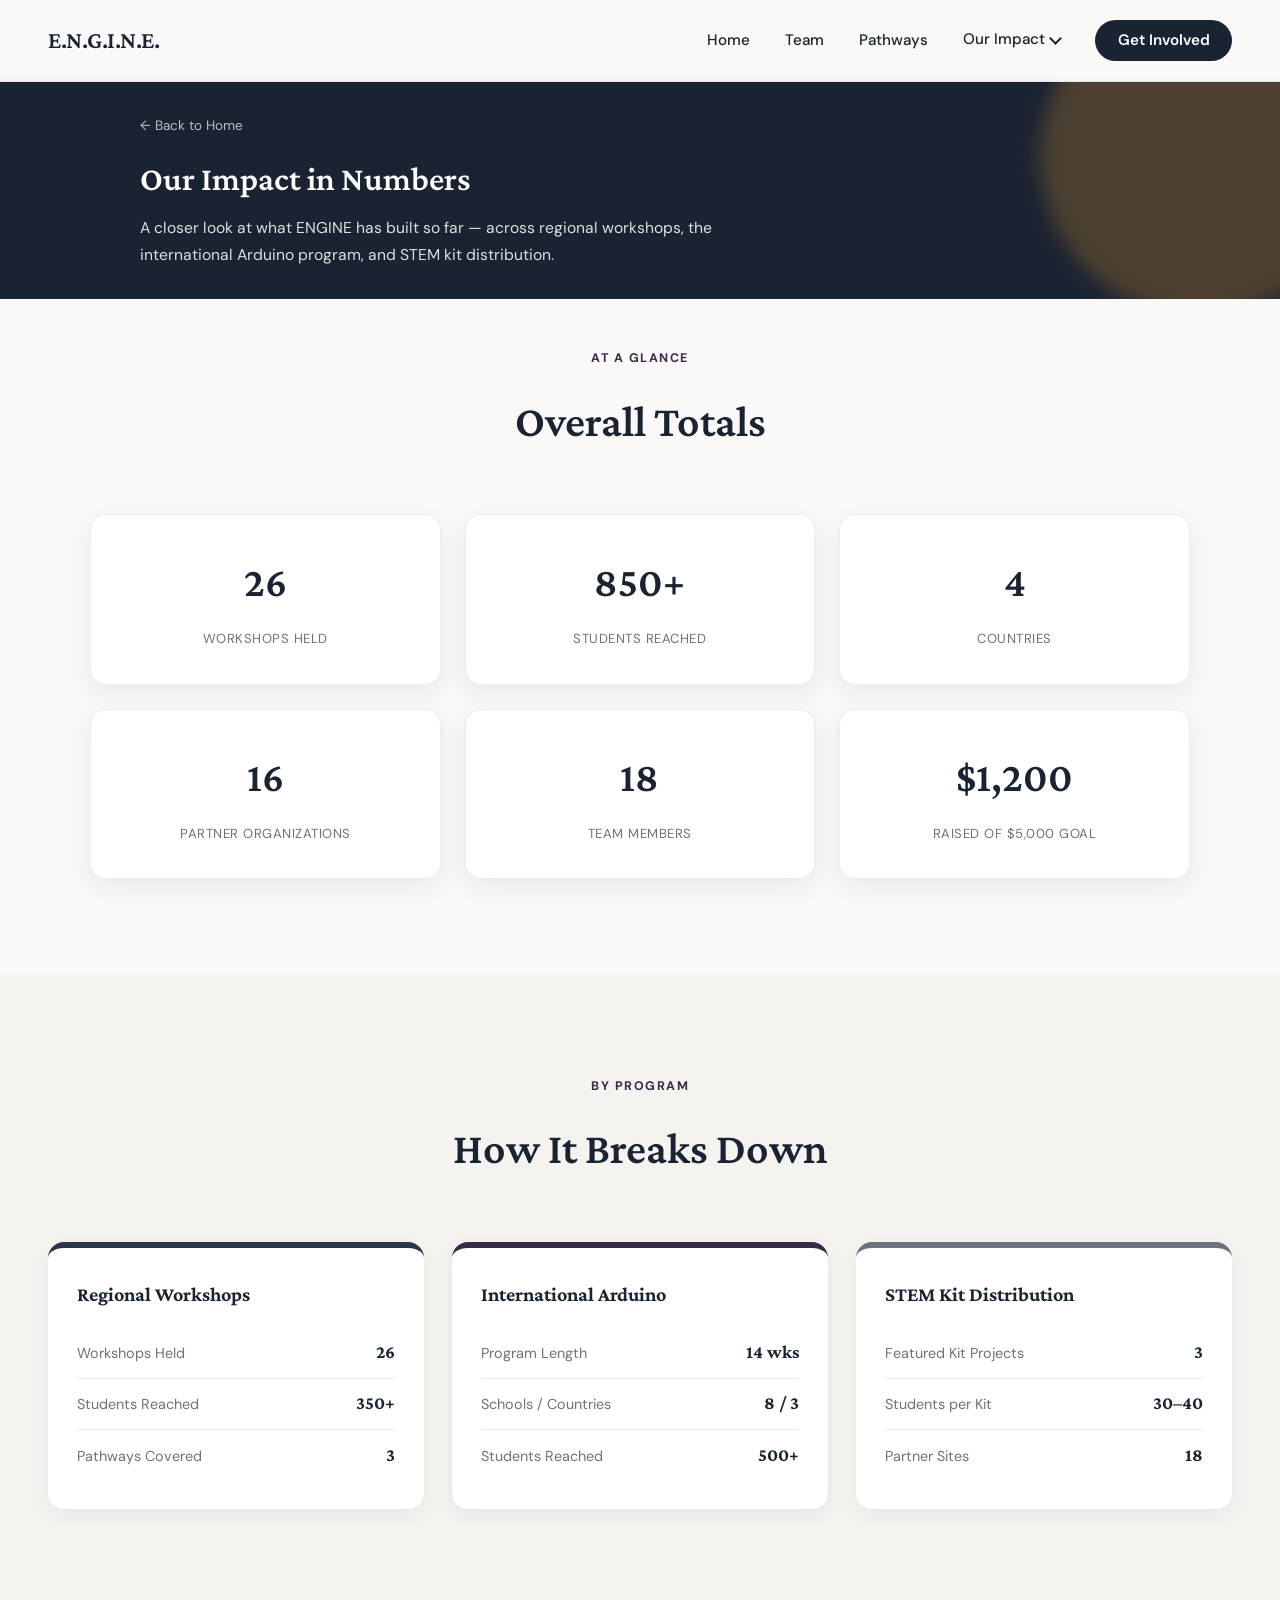
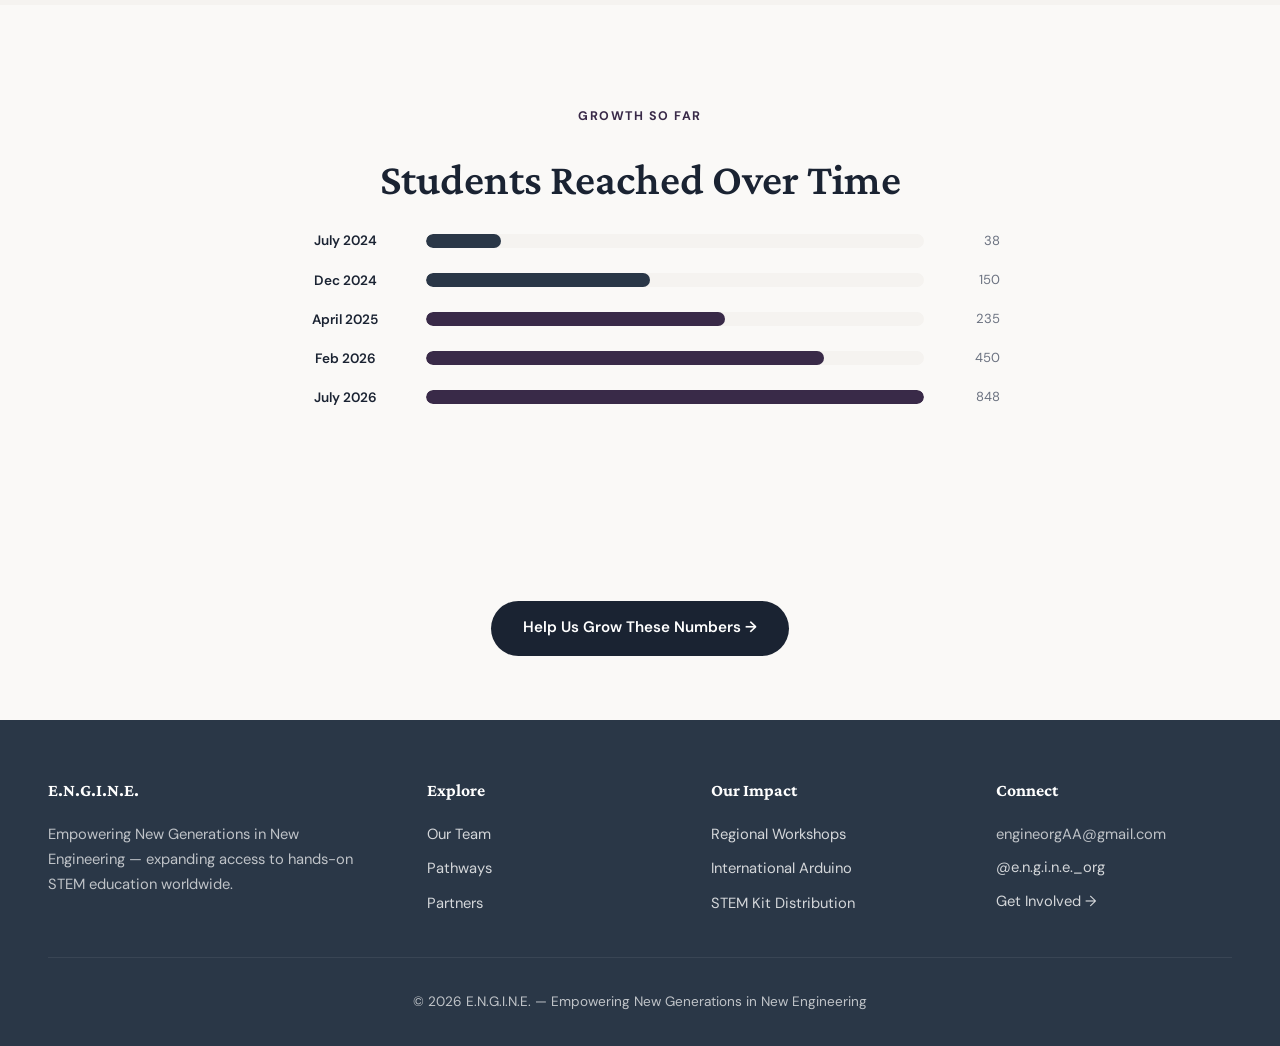
<file: stats.html>
<!DOCTYPE html>
<html lang="en">
<head>
    <meta charset="UTF-8">
    <meta name="viewport" content="width=device-width, initial-scale=1.0">
    <title>Our Impact in Numbers — E.N.G.I.N.E.</title>
    <link rel="icon" type="image/png" href="documents/favicon.png">
    <link href="https://fonts.googleapis.com/css2?family=Crimson+Pro:wght@300;400;600&family=DM+Sans:wght@400;500;700&display=swap" rel="stylesheet">
    <link rel="stylesheet" href="styles.css">
</head>
<body>
    <!-- Navigation -->
    <nav>
        <div class="nav-container">
            <a href="index.html" class="logo">E.N.G.I.N.E.</a>
            <button class="nav-toggle" id="navToggle" aria-label="Toggle menu"><span></span><span></span><span></span></button>
            <ul class="nav-links" id="navLinks">
                <li><a href="index.html">Home</a></li>
                <li><a href="team.html">Team</a></li>
                <li><a href="regional.html#pathways">Pathways</a></li>
                <li class="nav-dropdown">
                    <a href="#">Our Impact</a>
                    <div class="dropdown-menu">
                        <a href="regional.html">Regional Workshops<small>Local community programs</small></a>
                        <a href="arduino.html">International Arduino<small>Kenya &amp; Zambia program</small></a>
                        <a href="kits.html">STEM Kit Distribution<small>Manuals &amp; resources</small></a>
                        <a href="stats.html">Impact Stats<small>Numbers &amp; metrics</small></a>
                    </div>
                </li>
                <li><a href="get-involved.html" class="nav-cta">Get Involved</a></li>
            </ul>
        </div>
    </nav>

    <!-- Page banner -->
    <header class="page-banner" style="--page-accent: var(--involve-gold);">
        <div class="page-banner-inner">
            <a href="index.html" class="breadcrumb">← Back to Home</a>
            <h1>Our Impact in Numbers</h1>
            <p class="lede">A closer look at what ENGINE has built so far — across regional workshops, the international Arduino program, and STEM kit distribution.</p>
        </div>
    </header>

    <!-- Overview numbers -->
    <section class="section">
        <div class="section-header">
            <span class="eyebrow">At a Glance</span>
            <h2>Overall Totals</h2>
        </div>
        <div class="stats-hero-grid">
            <div class="stats-hero-card">
                <span class="stats-hero-number">26</span>
                <span class="stats-hero-label">Workshops Held</span>
            </div>
            <div class="stats-hero-card">
                <span class="stats-hero-number">850+</span>
                <span class="stats-hero-label">Students Reached</span>
            </div>
            <div class="stats-hero-card">
                <span class="stats-hero-number">4</span>
                <span class="stats-hero-label">Countries</span>
            </div>
            <div class="stats-hero-card">
                <span class="stats-hero-number">16</span>
                <span class="stats-hero-label">Partner Organizations</span>
            </div>
            <div class="stats-hero-card">
                <span class="stats-hero-number">18</span>
                <span class="stats-hero-label">Team Members</span>
            </div>
            <div class="stats-hero-card">
                <span class="stats-hero-number">$1,200</span>
                <span class="stats-hero-label">Raised of $5,000 Goal</span>
            </div>
        </div>
    </section>

    <!-- Program breakdown -->
    <section class="section bg-cream">
        <div class="section-header">
            <span class="eyebrow">By Program</span>
            <h2>How It Breaks Down</h2>
        </div>
        <div class="stats-breakdown-grid">
            <div class="stats-breakdown-card electrical">
                <h4>Regional Workshops</h4>
                <div class="stats-breakdown-row"><span>Workshops Held</span><strong>26</strong></div>
                <div class="stats-breakdown-row"><span>Students Reached</span><strong>350+</strong></div>
                <div class="stats-breakdown-row"><span>Pathways Covered</span><strong>3</strong></div>
            </div>
            <div class="stats-breakdown-card biotech">
                <h4>International Arduino</h4>
                <div class="stats-breakdown-row"><span>Program Length</span><strong>14 wks</strong></div>
                <div class="stats-breakdown-row"><span>Schools / Countries</span><strong>8 / 3</strong></div>
                <div class="stats-breakdown-row"><span>Students Reached</span><strong>500+</strong></div>
            </div>
            <div class="stats-breakdown-card mechanical">
                <h4>STEM Kit Distribution</h4>
                <div class="stats-breakdown-row"><span>Featured Kit Projects</span><strong>3</strong></div>
                <div class="stats-breakdown-row"><span>Students per Kit</span><strong>30–40</strong></div>
                <div class="stats-breakdown-row"><span>Partner Sites</span><strong>18</strong></div>
            </div>
        </div>
    </section>

    <!-- Growth chart placeholder -->
    <section class="section">
        <div class="section-header">
            <span class="eyebrow">Growth So Far</span>
            <h2>Students Reached Over Time</h2>
    
        <div class="stats-bar-chart">
            <div class="stats-bar-row">
                <div class="stats-bar-row-label">July 2024</div>
                <div class="stats-bar-track"><div class="stats-bar-fill" style="width: 15%; background: var(--electrical-blue);"></div></div>
                <div class="stats-bar-row-value">38</div>
            </div>
            <div class="stats-bar-row">
                <div class="stats-bar-row-label">Dec 2024</div>
                <div class="stats-bar-track"><div class="stats-bar-fill" style="width: 45%; background: var(--electrical-blue);"></div></div>
                <div class="stats-bar-row-value">150</div>
            </div>
            <div class="stats-bar-row">
                <div class="stats-bar-row-label">April 2025</div>
                <div class="stats-bar-track"><div class="stats-bar-fill" style="width: 60%; background: var(--biotech-purple);"></div></div>
                <div class="stats-bar-row-value">235</div>
            </div>
            <div class="stats-bar-row">
                <div class="stats-bar-row-label">Feb 2026</div>
                <div class="stats-bar-track"><div class="stats-bar-fill" style="width: 80%; background: var(--biotech-purple);"></div></div>
                <div class="stats-bar-row-value">450</div>
            </div>
            <div class="stats-bar-row">
                <div class="stats-bar-row-label">July 2026</div>
                <div class="stats-bar-track"><div class="stats-bar-fill" style="width: 100%; background: var(--biotech-purple);"></div></div>
                <div class="stats-bar-row-value">848</div>
            </div>
        </div>
    </section>

    <div class="team-cta" style="margin-bottom: 4rem;">
        <a href="get-involved.html" class="btn">Help Us Grow These Numbers →</a>
    </div>

    <!-- Footer -->
    <footer>
        <div class="footer-content">
            <div class="footer-section">
                <h3>E.N.G.I.N.E.</h3>
                <p>Empowering New Generations in New Engineering — expanding access to hands-on STEM education worldwide.</p>
            </div>
            <div class="footer-section">
                <h3>Explore</h3>
                <a href="team.html">Our Team</a>
                <a href="regional.html#pathways">Pathways</a>
                <a href="index.html#partners">Partners</a>
            </div>
            <div class="footer-section">
                <h3>Our Impact</h3>
                <a href="regional.html">Regional Workshops</a>
                <a href="arduino.html">International Arduino</a>
                <a href="kits.html">STEM Kit Distribution</a>
            </div>
            <div class="footer-section">
                <h3>Connect</h3>
                <p>engineorgAA@gmail.com</p>
                <a href="https://www.instagram.com/e.n.g.i.n.e._org/" target="_blank">@e.n.g.i.n.e._org</a>
                <a href="get-involved.html">Get Involved →</a>
            </div>
        </div>
        <div class="footer-bottom">© 2026 E.N.G.I.N.E. — Empowering New Generations in New Engineering</div>
    </footer>

    <script src="script.js"></script>
</body>
</html>
</file>
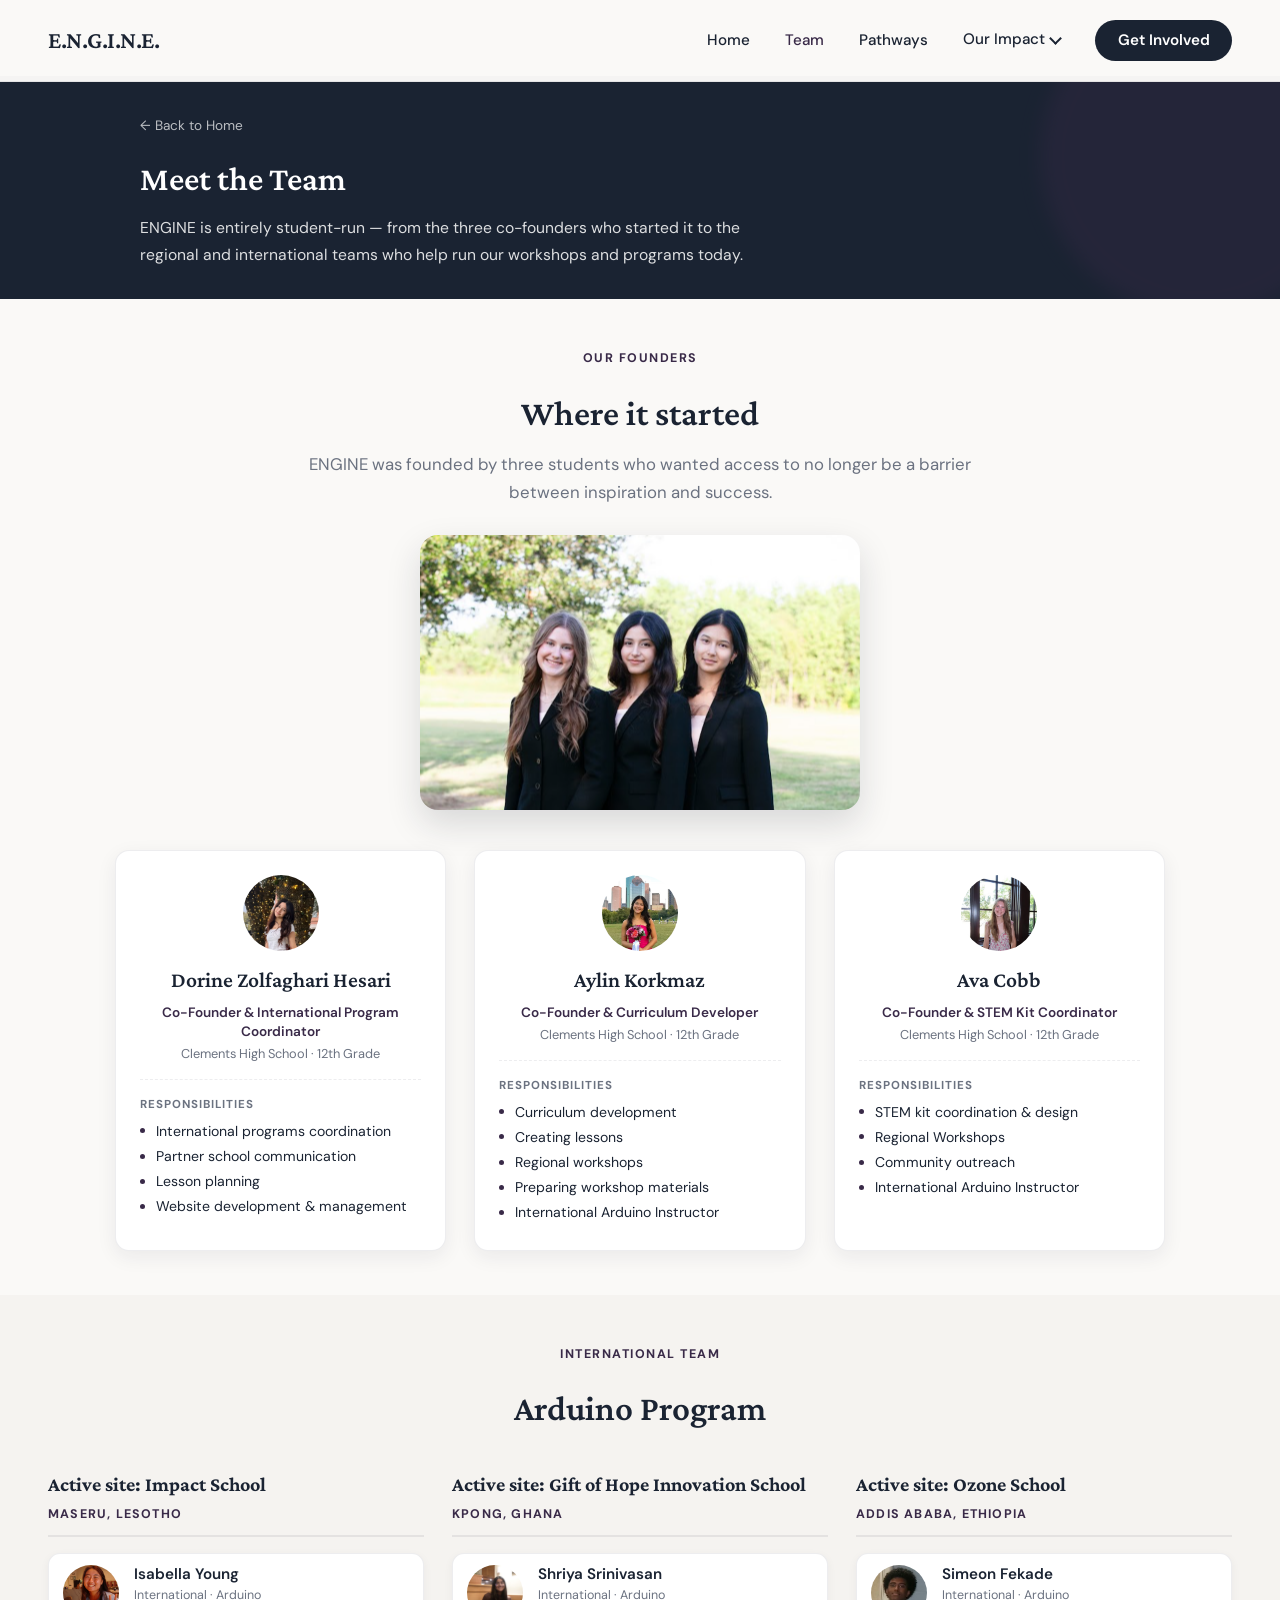
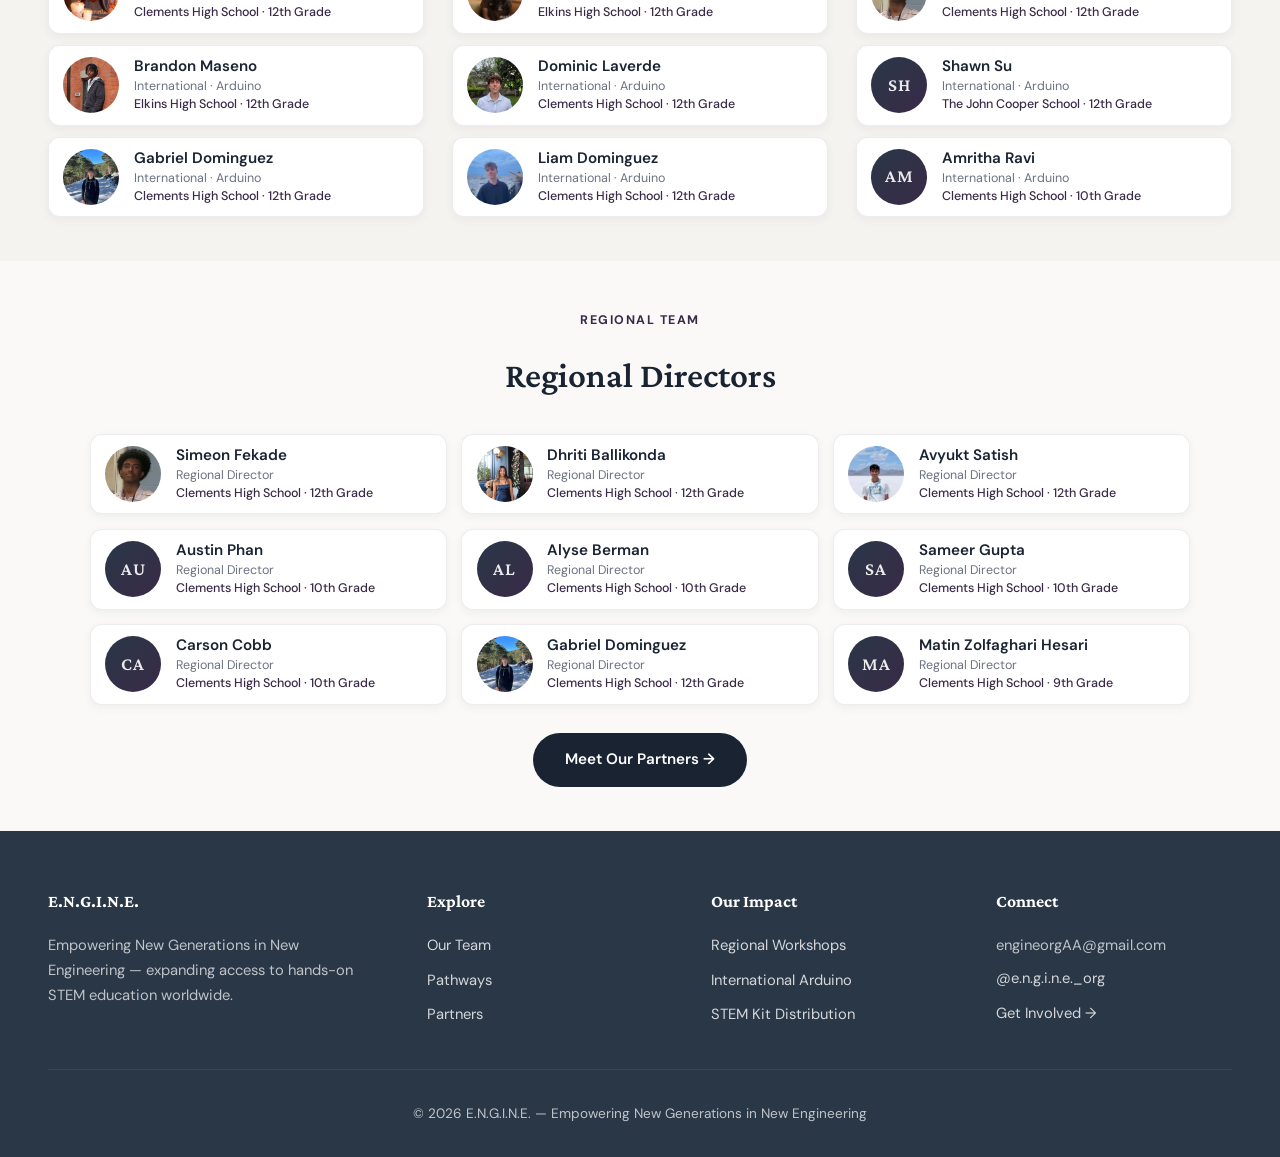
<file: team.html>
<!DOCTYPE html>
<html lang="en">
<head>
    <meta charset="UTF-8">
    <meta name="viewport" content="width=device-width, initial-scale=1.0">
    <title>Our Team — E.N.G.I.N.E.</title>
    <link rel="icon" type="image/png" href="documents/favicon.png">
    <link href="https://fonts.googleapis.com/css2?family=Crimson+Pro:wght@300;400;600&family=DM+Sans:wght@400;500;700&display=swap" rel="stylesheet">
    <link rel="stylesheet" href="styles.css">
</head>
<body>
    <!-- Navigation -->
    <nav>
        <div class="nav-container">
            <a href="index.html" class="logo">E.N.G.I.N.E.</a>
            <button class="nav-toggle" id="navToggle" aria-label="Toggle menu"><span></span><span></span><span></span></button>
            <ul class="nav-links" id="navLinks">
                <li><a href="index.html">Home</a></li>
                <li><a href="team.html" class="current">Team</a></li>
                <li><a href="regional.html#pathways">Pathways</a></li>
                <li class="nav-dropdown">
                    <a href="#">Our Impact</a>
                    <div class="dropdown-menu">
                        <a href="regional.html">Regional Workshops<small>Local community programs</small></a>
                        <a href="arduino.html">International Arduino<small>Kenya &amp; Zambia program</small></a>
                        <a href="kits.html">STEM Kit Distribution<small>Manuals &amp; resources</small></a>
                        <a href="stats.html">Impact Stats<small>Numbers &amp; metrics</small></a>
                    </div>
                </li>
                <li><a href="get-involved.html" class="nav-cta">Get Involved</a></li>
            </ul>
        </div>
    </nav>

    <!-- Page banner -->
    <header class="page-banner" style="--page-accent: var(--biotech-purple);">
        <div class="page-banner-inner">
            <a href="index.html" class="breadcrumb">← Back to Home</a>
            <h1>Meet the Team</h1>
            <p class="lede">ENGINE is entirely student-run — from the three co-founders who started it to the regional and international teams who help run our workshops and programs today.</p>
        </div>
    </header>

    <!--
        HOW TO ADD A PROFILE PICTURE LATER
        Find the person's card and change this:
            <div class="team-photo placeholder">AB</div>
        into this:
            <div class="team-photo" style="background-image: url('pfp/name.jpeg');"></div>
    -->

    <!-- ============ FOUNDERS ============ -->
    <section class="section section-compact">
        <div class="section-header compact">
            <span class="eyebrow">Our Founders</span>
            <h2>Where it started</h2>
            <p>ENGINE was founded by three students who wanted access to no longer be a barrier between inspiration and success.</p>
        </div>

        <div class="founders-group-photo" style="background-image: url('pfp/us.png');"></div>

        <div class="founder-cards">
            <div class="founder-card">
                <div class="team-photo" style="background-image: url('pfp/dorine.jpeg');"></div>
                <div class="founder-name">Dorine Zolfaghari Hesari</div>
                <div class="founder-role">Co-Founder &amp; International Program Coordinator</div>
                <div class="founder-school">Clements High School · 12th Grade</div>
                <div class="founder-resp-label">Responsibilities</div>
                <ul class="founder-resp">
                    <li>International programs coordination</li>
                    <li>Partner school communication</li>
                    <li>Lesson planning</li>
                    <li>Website development &amp; management</li>
            </div>
            <div class="founder-card">
                <div class="team-photo" style="background-image: url('pfp/aylin.jpeg');"></div>
                <div class="founder-name">Aylin Korkmaz</div>
                <div class="founder-role">Co-Founder &amp; Curriculum Developer</div>
                <div class="founder-school">Clements High School · 12th Grade</div>
                <div class="founder-resp-label">Responsibilities</div>
                <ul class="founder-resp">
                    <li>Curriculum development</li>
                    <li>Creating lessons</li>
                    <li>Regional workshops</li>
                    <li>Preparing workshop materials</li>
                    <li>International Arduino Instructor</li>
            </div>
            <div class="founder-card">
                <div class="team-photo" style="background-image: url('pfp/ava.jpeg');"></div>
                <div class="founder-name">Ava Cobb</div>
                <div class="founder-role">Co-Founder &amp; STEM Kit Coordinator</div>
                <div class="founder-school">Clements High School · 12th Grade</div>
                <div class="founder-resp-label">Responsibilities</div>
                <ul class="founder-resp">
                    <li>STEM kit coordination &amp; design</li>
                    <li>Regional Workshops</li>
                    <li>Community outreach</li>
                    <li>International Arduino Instructor</li>
            </div>
        </div>
    </section>

    <!-- ============ INTERNATIONAL TEAM ============ -->
    <section class="section section-compact bg-cream">
        <div class="section-header compact">
            <span class="eyebrow">International Team</span>
            <h2>Arduino Program</h2>
        </div>

        <div class="school-groups">

            <!-- Impact School — Lesotho -->
            <div class="team-category">
                <h3 class="team-category-title">Active site: Impact School <span class="team-category-place">Maseru, Lesotho</span></h3>
                <div class="person-stack">
                    <div class="person">
                        <div class="team-photo" style="background-image: url('pfp/isabella.png');"></div>
                        <div class="person-info">
                            <div class="team-name">Isabella Young</div>
                            <div class="team-role">International · Arduino<span class="school">Clements High School · 12th Grade</span></div>
                        </div>
                    </div>
                    <div class="person">
                        <div class="team-photo" style="background-image: url('pfp/brandon.JPEG');"></div>
                        <div class="person-info">
                            <div class="team-name">Brandon Maseno</div>
                            <div class="team-role">International · Arduino<span class="school">Elkins High School · 12th Grade</span></div>
                        </div>
                    </div>
                    <div class="person">
                        <div class="team-photo" style="background-image: url('pfp/gabriel.jpeg');"></div>
                        <div class="person-info">
                            <div class="team-name">Gabriel Dominguez</div>
                            <div class="team-role">International · Arduino<span class="school">Clements High School · 12th Grade</span></div>
                        </div>
                    </div>
                </div>
            </div>

            <!-- Gift of Hope Innovation School — Ghana (previously Mumias Vipers, Mumias, Kenya) -->
            <div class="team-category">
                <h3 class="team-category-title">Active site: Gift of Hope Innovation School <span class="team-category-place">Kpong, Ghana</span></h3>
                <div class="person-stack">
                    <div class="person">
                        <div class="team-photo" style="background-image: url('pfp/shriya.JPG');"></div>
                        <div class="person-info">
                            <div class="team-name">Shriya Srinivasan</div>
                            <div class="team-role">International · Arduino<span class="school">Elkins High School · 12th Grade</span></div>
                        </div>
                    </div>
                    <div class="person">
                        <div class="team-photo" style="background-image: url('pfp/dom.jpeg');"></div>
                        <div class="person-info">
                            <div class="team-name">Dominic Laverde</div>
                            <div class="team-role">International · Arduino<span class="school">Clements High School · 12th Grade</span></div>
                        </div>
                    </div>
                    <div class="person">
                        <div class="team-photo" style="background-image: url('pfp/liam.jpeg');"></div>
                        <div class="person-info">
                            <div class="team-name">Liam Dominguez</div>
                            <div class="team-role">International · Arduino<span class="school">Clements High School · 12th Grade</span></div>
                        </div>
                    </div>
                </div>
            </div>

            <!-- Ozone School — Ethiopia -->
            <div class="team-category">
                <h3 class="team-category-title">Active site: Ozone School <span class="team-category-place">Addis Ababa, Ethiopia</span></h3>
                <div class="person-stack">
                    <div class="person">
                        <div class="team-photo" style="background-image: url('pfp/simeon.jpeg');"></div>
                        <div class="person-info">
                            <div class="team-name">Simeon Fekade</div>
                            <div class="team-role">International · Arduino<span class="school">Clements High School · 12th Grade</span></div>
                        </div>
                    </div>
                    <div class="person">
                        <div class="team-photo placeholder">SH</div>
                        <div class="person-info">
                            <div class="team-name">Shawn Su</div>
                            <div class="team-role">International · Arduino<span class="school">The John Cooper School · 12th Grade</span></div>
                        </div>
                    </div>
                   <div class="person">
                        <div class="team-photo placeholder">AM</div>
                        <div class="person-info">
                                <div class="team-name">Amritha Ravi</div>
                                <div class="team-role">International · Arduino<span class="school">Clements High School · 10th Grade</span></div>
                </div>
            </div>
                </div>
            </div>

        </div>
    </section>

    <!-- ============ REGIONAL DIRECTORS ============ -->
    <section class="section section-compact">
        <div class="section-header compact">
            <span class="eyebrow">Regional Team</span>
            <h2>Regional Directors</h2>
        </div>

        <div class="person-grid">
            <div class="person">
                <div class="team-photo" style="background-image: url('pfp/simeon.jpeg');"></div>
                <div class="person-info">
                    <div class="team-name">Simeon Fekade</div>
                    <div class="team-role">Regional Director<span class="school">Clements High School · 12th Grade</span></div>
                </div>
            </div>
            <div class="person">
                <div class="team-photo" style="background-image: url('pfp/dhriti.jpeg');"></div>
                <div class="person-info">
                    <div class="team-name">Dhriti Ballikonda</div>
                    <div class="team-role">Regional Director<span class="school">Clements High School · 12th Grade</span></div>
                </div>
            </div>
            <div class="person">
                <div class="team-photo" style="background-image: url('pfp/avyukt.jpeg');"></div>
                <div class="person-info">
                    <div class="team-name">Avyukt Satish</div>
                    <div class="team-role">Regional Director<span class="school">Clements High School · 12th Grade</span></div>
                </div>
            </div>
            <div class="person">
                <div class="team-photo placeholder">AU</div>
                <div class="person-info">
                    <div class="team-name">Austin Phan</div>
                    <div class="team-role">Regional Director<span class="school">Clements High School · 10th Grade</span></div>
                </div>
            </div>
            <div class="person">
                <div class="team-photo placeholder">AL</div>
                <div class="person-info">
                    <div class="team-name">Alyse Berman</div>
                    <div class="team-role">Regional Director<span class="school">Clements High School · 10th Grade</span></div>
                </div>
            </div>
            <div class="person">
                <div class="team-photo placeholder">SA</div>
                <div class="person-info">
                    <div class="team-name">Sameer Gupta</div>
                    <div class="team-role">Regional Director<span class="school">Clements High School · 10th Grade</span></div>
                </div>
            </div>
            <div class="person">
                <div class="team-photo placeholder">CA</div>
                <div class="person-info">
                    <div class="team-name">Carson Cobb</div>
                    <div class="team-role">Regional Director<span class="school">Clements High School · 10th Grade</span></div>
                </div>
            </div>
                    <div class="person">
                        <div class="team-photo" style="background-image: url('pfp/gabriel.jpeg');"></div>
                        <div class="person-info">
                            <div class="team-name">Gabriel Dominguez</div>
                            <div class="team-role">Regional Director<span class="school">Clements High School · 12th Grade</span></div>
                        </div>
                    </div>
            <div class="person">
                <div class="team-photo placeholder">MA</div>
                <div class="person-info">
                    <div class="team-name">Matin Zolfaghari Hesari</div>
                    <div class="team-role">Regional Director<span class="school">Clements High School · 9th Grade</span></div>
                </div>
            </div>
        </div>

        <div class="team-cta">
            <a href="index.html#partners" class="btn">Meet Our Partners →</a>
        </div>
    </section>

    <!-- Footer -->
    <footer>
        <div class="footer-content">
            <div class="footer-section">
                <h3>E.N.G.I.N.E.</h3>
                <p>Empowering New Generations in New Engineering — expanding access to hands-on STEM education worldwide.</p>
            </div>
            <div class="footer-section">
                <h3>Explore</h3>
                <a href="team.html">Our Team</a>
                <a href="regional.html#pathways">Pathways</a>
                <a href="index.html#partners">Partners</a>
            </div>
            <div class="footer-section">
                <h3>Our Impact</h3>
                <a href="regional.html">Regional Workshops</a>
                <a href="arduino.html">International Arduino</a>
                <a href="kits.html">STEM Kit Distribution</a>
            </div>
            <div class="footer-section">
                <h3>Connect</h3>
                <p>engineorgAA@gmail.com</p>
                <a href="https://www.instagram.com/e.n.g.i.n.e._org/" target="_blank">@e.n.g.i.n.e._org</a>
                <a href="get-involved.html">Get Involved →</a>
            </div>
        </div>
        <div class="footer-bottom">© 2026 E.N.G.I.N.E. — Empowering New Generations in New Engineering</div>
    </footer>

    <script src="script.js"></script>
</body>
</html>
</file>
<file: styles.css>
/* ============================================
   ENGINE — Shared Styles
   ============================================ */

:root {
    --navy: #1a2332;
    --navy-light: #2a3747;
    --electrical-blue: #2a3747;
    --biotech-purple: #392A48;
    --mechanical-gray: #6b7280;
    --involve-gold: #a9772f;
    --cream: #f5f3f0;
    --off-white: #faf9f7;
    --text-dark: #1a2332;
    --text-muted: #6b7280;
    --border-light: rgba(26, 35, 50, 0.08);
}

* {
    margin: 0;
    padding: 0;
    box-sizing: border-box;
}

html {
    scroll-behavior: smooth;
}

body {
    font-family: 'DM Sans', sans-serif;
    background: var(--off-white);
    color: var(--text-dark);
    line-height: 1.7;
    overflow-x: hidden;
}

img {
    max-width: 100%;
    display: block;
}

a {
    color: inherit;
}

/* ============================================
   Navigation
   ============================================ */

nav {
    position: fixed;
    top: 0;
    width: 100%;
    background: rgba(250, 249, 247, 0.98);
    z-index: 1000;
    border-bottom: 1px solid var(--border-light);
}

.nav-container {
    max-width: 1400px;
    margin: 0 auto;
    padding: 1.25rem 3rem;
    display: flex;
    justify-content: space-between;
    align-items: center;
}

.logo {
    font-family: 'Crimson Pro', serif;
    font-size: 1.5rem;
    font-weight: 600;
    color: var(--navy);
    letter-spacing: -0.5px;
    text-decoration: none;
}

.nav-links {
    display: flex;
    gap: 2.2rem;
    list-style: none;
    align-items: center;
}

.nav-links > li > a {
    text-decoration: none;
    color: var(--text-dark);
    font-size: 0.95rem;
    font-weight: 500;
    transition: color 0.3s ease;
    white-space: nowrap;
}

.nav-links > li > a:hover,
.nav-links > li > a.current {
    color: var(--biotech-purple);
}

/* Dropdown */
.nav-dropdown {
    position: relative;
}

.nav-dropdown > a {
    display: flex;
    align-items: center;
    gap: 0.35rem;
    cursor: pointer;
}

.nav-dropdown > a::after {
    content: '';
    width: 7px;
    height: 7px;
    border-right: 2px solid currentColor;
    border-bottom: 2px solid currentColor;
    transform: rotate(45deg);
    margin-top: -4px;
    transition: transform 0.25s ease;
}

.nav-dropdown.open > a::after {
    transform: rotate(-135deg);
    margin-top: 2px;
}

.dropdown-menu {
    position: absolute;
    top: calc(100% + 0.9rem);
    left: 50%;
    transform: translateX(-50%);
    background: white;
    border-radius: 12px;
    box-shadow: 0 16px 40px rgba(26, 35, 50, 0.16);
    border: 1px solid var(--border-light);
    padding: 0.6rem;
    min-width: 240px;
    opacity: 0;
    visibility: hidden;
    transform: translateX(-50%) translateY(-8px);
    transition: all 0.2s ease;
}

.nav-dropdown.open .dropdown-menu,
.nav-dropdown:hover .dropdown-menu {
    opacity: 1;
    visibility: visible;
    transform: translateX(-50%) translateY(0);
}

.dropdown-menu a {
    display: flex;
    flex-direction: column;
    gap: 0.15rem;
    padding: 0.7rem 0.9rem;
    border-radius: 8px;
    text-decoration: none;
    color: var(--navy);
    font-size: 0.9rem;
    font-weight: 600;
}

.dropdown-menu a small {
    color: var(--text-muted);
    font-weight: 400;
    font-size: 0.78rem;
}

.dropdown-menu a:hover {
    background: var(--cream);
}

.nav-cta {
    background: var(--navy);
    color: white !important;
    padding: 0.65rem 1.4rem;
    border-radius: 30px;
    font-weight: 600 !important;
}

.nav-toggle {
    display: none;
    flex-direction: column;
    gap: 5px;
    background: none;
    border: none;
    cursor: pointer;
    padding: 0.5rem;
}

.nav-toggle span {
    width: 24px;
    height: 2px;
    background: var(--navy);
}

/* ============================================
   Buttons
   ============================================ */

.btn {
    display: inline-block;
    padding: 0.9rem 2rem;
    background: var(--navy);
    color: white;
    text-decoration: none;
    border-radius: 30px;
    font-weight: 600;
    transition: transform 0.2s ease, box-shadow 0.2s ease;
    border: none;
    cursor: pointer;
    font-size: 0.95rem;
}

.btn:hover {
    transform: translateY(-2px);
    box-shadow: 0 8px 20px rgba(26, 35, 50, 0.2);
}

.btn-outline {
    background: transparent;
    color: var(--navy);
    border: 2px solid var(--navy);
    padding: calc(0.9rem - 2px) calc(2rem - 2px);
}

.btn-outline:hover {
    background: var(--navy);
    color: white;
}

.btn-light {
    background: white;
    color: var(--navy);
}

/* ============================================
   Section utilities
   ============================================ */

.section {
    max-width: 1400px;
    margin: 0 auto;
    padding: 6rem 3rem;
}

.page-banner + .section {
    padding-top: 2.75rem;
}

.section-tight {
    padding: 4rem 3rem;
}

.section-header {
    text-align: center;
    max-width: 720px;
    margin: 0 auto 3.5rem;
}

.eyebrow {
    display: inline-block;
    font-size: 0.78rem;
    font-weight: 700;
    letter-spacing: 1.5px;
    text-transform: uppercase;
    color: var(--biotech-purple);
    margin-bottom: 0.9rem;
}

.section-header h2 {
    font-family: 'Crimson Pro', serif;
    font-size: 2.75rem;
    color: var(--navy);
    margin-bottom: 0.8rem;
    font-weight: 600;
}

.section-header p {
    color: var(--text-muted);
    font-size: 1.05rem;
}

.bg-cream { background: var(--cream); }

/* ============================================
   Page banner (interior pages)
   ============================================ */

.page-banner {
    margin-top: 76px;
    background: var(--navy);
    color: white;
    padding: 2.2rem 3rem 1.9rem;
    position: relative;
    overflow: hidden;
}

.page-banner::after {
    content: '';
    position: absolute;
    right: -80px;
    top: -80px;
    width: 320px;
    height: 320px;
    border-radius: 50%;
    background: var(--page-accent, var(--biotech-purple));
    opacity: 0.35;
    filter: blur(10px);
}

.page-banner-inner {
    max-width: 1000px;
    margin: 0 auto;
    position: relative;
    z-index: 1;
}

.breadcrumb {
    display: inline-flex;
    align-items: center;
    gap: 0.4rem;
    text-decoration: none;
    color: rgba(255,255,255,0.7);
    font-size: 0.85rem;
    margin-bottom: 0.8rem;
    transition: color 0.2s ease;
}

.breadcrumb:hover { color: white; }

.page-banner h1 {
    font-family: 'Crimson Pro', serif;
    font-size: 2.1rem;
    font-weight: 600;
    margin-bottom: 0.5rem;
}

.page-banner p.lede {
    font-size: 0.98rem;
    color: rgba(255,255,255,0.85);
    max-width: 640px;
}

.page-banner-stats {
    display: flex;
    gap: 2.2rem;
    margin-top: 1.2rem;
    flex-wrap: wrap;
}

.page-banner-stats div {
    display: flex;
    flex-direction: column;
}

.page-banner-stats strong {
    font-family: 'Crimson Pro', serif;
    font-size: 1.5rem;
}

.page-banner-stats span {
    font-size: 0.8rem;
    text-transform: uppercase;
    letter-spacing: 1px;
    color: rgba(255,255,255,0.65);
}

/* ============================================
   Hero (home only)
   ============================================ */

.hero {
    height: 100vh;
    min-height: 620px;
    display: flex;
    align-items: center;
    position: relative;
    overflow: hidden;
    margin-top: 76px;
}

.hero-slideshow {
    position: absolute;
    top: 0;
    left: 0;
    width: 100%;
    height: 100%;
    z-index: 0;
}

.hero-slide {
    position: absolute;
    width: 100%;
    height: 100%;
    background-size: cover;
    background-position: center;
    opacity: 0;
    transition: opacity 1s ease-in-out;
}

.hero-slide.active { opacity: 1; }

.hero-slide:nth-child(1) { background-color: #1a2332; }
.hero-slide:nth-child(2) { background-color: #2a3747; }
.hero-slide:nth-child(3) { background-color: #392A48; }

.slideshow-nav {
    position: absolute;
    bottom: 30px;
    left: 50%;
    transform: translateX(-50%);
    z-index: 3;
    display: flex;
    gap: 10px;
}

.slide-dot {
    width: 10px;
    height: 10px;
    border-radius: 50%;
    background: rgba(255,255,255,0.5);
    cursor: pointer;
    transition: all 0.3s ease;
}

.slide-dot.active {
    background: white;
    transform: scale(1.3);
}

.hero-overlay {
    position: absolute;
    top: 0;
    right: 0;
    width: 60%;
    height: 100%;
    background: linear-gradient(to left, rgba(26, 35, 50, 0.97), rgba(26,35,50,0.5) 70%, transparent);
    z-index: 1;
}

.hero-content {
    position: relative;
    z-index: 2;
    max-width: 1400px;
    width: 100%;
    margin: 0 auto;
    padding: 0 3rem;
    display: grid;
    grid-template-columns: 1.1fr 1fr;
    gap: 4rem;
    align-items: center;
}

.hero-left .eyebrow { color: #c9b8dd; }

.hero-left h1 {
    font-family: 'Crimson Pro', serif;
    font-size: 4rem;
    font-weight: 300;
    color: white;
    margin-bottom: 1.2rem;
    letter-spacing: -1px;
}

.hero-left p {
    font-size: 1.25rem;
    color: rgba(255,255,255,0.9);
    margin-bottom: 0.5rem;
    max-width: 480px;
}

.hero-left .hero-desc {
    font-size: 1.05rem;
    opacity: 0.85;
    margin-bottom: 2rem;
}

.hero-buttons {
    display: flex;
    gap: 1rem;
    margin-top: 1.5rem;
}

.hero-right {
    display: grid;
    grid-template-columns: 1fr 1fr;
    gap: 1.5rem;
}

.stat-card {
    background: rgba(255,255,255,0.1);
    backdrop-filter: blur(10px);
    padding: 1.8rem;
    border-radius: 12px;
    border: 1px solid rgba(255,255,255,0.2);
    text-align: center;
}

.stat-number {
    font-family: 'Crimson Pro', serif;
    font-size: 2.6rem;
    font-weight: 600;
    color: white;
    display: block;
    margin-bottom: 0.4rem;
}

.stat-label {
    color: rgba(255,255,255,0.8);
    font-size: 0.85rem;
    text-transform: uppercase;
    letter-spacing: 1px;
}

/* ============================================
   About + Team split section (home)
   ============================================ */

.about-team-section {
    max-width: 1400px;
    margin: 0 auto;
    padding: 6rem 3rem;
    display: grid;
    grid-template-columns: 1fr 1.15fr;
    gap: 4.5rem;
    align-items: start;
}

.about-content p {
    color: var(--text-muted);
    font-size: 1.05rem;
    line-height: 1.8;
    margin-bottom: 1rem;
}

/* Compact pathways, tucked under About Us text */

.pathways-mini {
    margin-top: 2.2rem;
    padding-top: 1.8rem;
    border-top: 1px solid var(--border-light);
}

.pathways-mini-title {
    font-size: 0.78rem;
    font-weight: 700;
    letter-spacing: 1px;
    text-transform: uppercase;
    color: var(--text-muted);
    margin-bottom: 1rem;
}

.pathway-chip {
    display: flex;
    align-items: center;
    gap: 0.7rem;
    padding: 0.7rem 0;
    border-bottom: 1px solid var(--border-light);
}

.pathway-chip:last-child { border-bottom: none; }

.pathway-chip-dot {
    width: 9px;
    height: 9px;
    border-radius: 50%;
    flex-shrink: 0;
}

.pathway-chip.electrical .pathway-chip-dot { background: var(--electrical-blue); }
.pathway-chip.biotech .pathway-chip-dot { background: var(--biotech-purple); }
.pathway-chip.mechanical .pathway-chip-dot { background: var(--mechanical-gray); }

.pathway-chip-title {
    font-size: 0.92rem;
    font-weight: 600;
    color: var(--navy);
}

.pathway-chip-desc {
    font-size: 0.82rem;
    color: var(--text-muted);
}

/* ============================================
   Team grid — shared (home = compact, team.html = larger)
   ============================================ */

.team-content h2 {
    font-family: 'Crimson Pro', serif;
    font-size: 1.9rem;
    color: var(--navy);
    margin-bottom: 1.6rem;
}

.team-grid {
    display: grid;
    grid-template-columns: repeat(3, 1fr);
    gap: 1.6rem 1rem;
}

.team-member {
    text-align: center;
}

.team-photo {
    width: 76px;
    height: 76px;
    border-radius: 50%;
    background: var(--biotech-purple);
    background-size: cover;
    background-position: center;
    margin: 0 auto 0.7rem;
}

/* NEW: initials placeholder — shown until a real photo is added */
.team-photo.placeholder {
    display: flex;
    align-items: center;
    justify-content: center;
    background: linear-gradient(135deg, var(--navy-light), var(--biotech-purple));
    color: rgba(255, 255, 255, 0.9);
    font-family: 'Crimson Pro', serif;
    font-weight: 600;
    font-size: 1.5rem;
    letter-spacing: 1px;
}

.team-grid-lg .team-photo.placeholder,
.team-row .team-photo.placeholder {
    font-size: 1.9rem;
}

.team-name {
    font-size: 0.85rem;
    font-weight: 600;
    color: var(--navy);
    margin-bottom: 0.15rem;
    line-height: 1.3;
}

.team-role {
    font-size: 0.72rem;
    color: var(--text-muted);
    line-height: 1.4;
}

.team-role .school {
    display: block;
    color: var(--biotech-purple);
    font-weight: 500;
}

.team-cta {
    text-align: center;
    margin-top: 2.5rem;
}

/* ============================================
   Team page (team.html) — founders group photo + categories
   ============================================ */

.founders-group-photo {
    width: 100%;
    max-width: 560px;
    aspect-ratio: 16 / 10;
    border-radius: 18px;
    margin: 0 auto 1.6rem;
    background: var(--biotech-purple);
    background-size: cover;
    background-position: center;
    box-shadow: 0 14px 34px rgba(26,35,50,0.15);
}

.founders-names-row {
    display: flex;
    justify-content: center;
    gap: 2.5rem;
    flex-wrap: wrap;
    text-align: center;
}

.founders-names-row .founder-name {
    font-family: 'Crimson Pro', serif;
    font-size: 1.15rem;
    font-weight: 600;
    color: var(--navy);
    margin-bottom: 0.1rem;
}

.founders-names-row .founder-school {
    font-size: 0.82rem;
    color: var(--text-muted);
}

.team-category {
    margin-bottom: 3.5rem;
}

.team-category-title {
    font-family: 'Crimson Pro', serif;
    font-size: 1.6rem;
    color: var(--navy);
    margin-bottom: 1.8rem;
    padding-bottom: 0.8rem;
    border-bottom: 2px solid var(--border-light);
}

/* NEW: country label next to the school name */
.team-category-place {
    font-family: 'DM Sans', sans-serif;
    font-size: 0.78rem;
    font-weight: 700;
    letter-spacing: 1.2px;
    text-transform: uppercase;
    color: var(--biotech-purple);
    margin-left: 0.8rem;
    vertical-align: middle;
}

.team-grid-lg {
    display: grid;
    grid-template-columns: repeat(4, 1fr);
    gap: 2rem;
}

/* NEW: centered row — works for groups of 2, 3, or 9 (wraps 3 per row) */
.team-row {
    display: flex;
    flex-wrap: wrap;
    justify-content: center;
    gap: 2.5rem 2rem;
    max-width: 780px;
    margin: 0 auto;
}

/* exactly 3 per row (groups of 2 stay centered) */
.team-row .team-member {
    width: calc((100% - 4rem) / 3);
}

/* NEW: founder cards */
.founder-cards {
    display: grid;
    grid-template-columns: repeat(3, 1fr);
    gap: 1.75rem;
    max-width: 1050px;
    margin: 2.5rem auto 0;
}

.founder-card {
    background: white;
    border-radius: 14px;
    padding: 1.9rem 1.7rem;
    box-shadow: 0 6px 20px rgba(26, 35, 50, 0.07);
    border: 1px solid var(--border-light);
    text-align: center;
}

.founder-card .founder-name {
    font-family: 'Crimson Pro', serif;
    font-size: 1.35rem;
    font-weight: 600;
    color: var(--navy);
}

.founder-card .founder-role {
    font-size: 0.85rem;
    font-weight: 600;
    color: var(--biotech-purple);
    margin: 0.25rem 0 0.15rem;
    line-height: 1.4;
}

.founder-card .founder-school {
    font-size: 0.8rem;
    color: var(--text-muted);
    margin-bottom: 1.1rem;
}

.founder-card {
    padding: 1.5rem 1.5rem 1.4rem;
}

.founder-card .founder-school {
    margin-bottom: 0.9rem;
}

.founder-resp-label {
    font-size: 0.72rem;
    font-weight: 700;
    letter-spacing: 1px;
    text-transform: uppercase;
    color: var(--text-muted);
    text-align: left;
    padding-top: 0.9rem;
    border-top: 1px dashed var(--border-light);
    margin-bottom: 0.4rem;
}

.founder-resp {
    list-style: none;
    text-align: left;
    font-size: 0.88rem;
    line-height: 1.5;
    color: var(--text-dark);
}

.founder-resp li {
    position: relative;
    padding-left: 1rem;
    margin-bottom: 0.25rem;
}

.founder-resp li::before {
    content: '';
    position: absolute;
    left: 0;
    top: 0.55em;
    width: 5px;
    height: 5px;
    border-radius: 50%;
    background: var(--biotech-purple);
}

.founder-also {
    margin-top: 0.8rem;
    padding-top: 0.8rem;
    border-top: 1px dashed var(--border-light);
    font-size: 0.8rem;
    font-weight: 600;
    color: var(--biotech-purple);
    text-align: left;
}

/* NEW: compact layout — less white space, less scrolling */
.section-compact {
    padding: 2.75rem 3rem;
}

.section-header.compact {
    margin-bottom: 1.75rem;
}

.section-header.compact h2 {
    font-size: 2.2rem;
    margin-bottom: 0.4rem;
}

.founders-group-photo {
    max-width: 440px;
    margin-bottom: 0;
}

/* three schools side by side */
.school-groups {
    display: grid;
    grid-template-columns: repeat(3, 1fr);
    gap: 1.75rem;
    max-width: 1200px;
    margin: 0 auto;
}

.school-groups .team-category {
    margin-bottom: 0;
}

.school-groups .team-category-title {
    font-size: 1.25rem;
    margin-bottom: 1rem;
    padding-bottom: 0.6rem;
}

.school-groups .team-category-place {
    display: block;
    margin: 0.2rem 0 0;
}

.person-stack {
    display: flex;
    flex-direction: column;
    gap: 0.7rem;
}

.person-grid {
    display: grid;
    grid-template-columns: repeat(3, 1fr);
    gap: 0.9rem;
    max-width: 1100px;
    margin: 0 auto;
}

/* compact horizontal card: small photo on the left, text on the right */
.person {
    display: flex;
    align-items: center;
    gap: 0.9rem;
    background: white;
    border: 1px solid var(--border-light);
    border-radius: 12px;
    padding: 0.7rem 0.9rem;
    box-shadow: 0 3px 10px rgba(26, 35, 50, 0.05);
}

.person .team-photo {
    width: 56px;
    height: 56px;
    margin: 0;
    flex-shrink: 0;
}

.person .team-photo.placeholder {
    font-size: 1.15rem;
}

.person-info {
    text-align: left;
    min-width: 0;
}

.person .team-name {
    font-size: 0.95rem;
    margin-bottom: 0.1rem;
}

.person .team-role {
    font-size: 0.78rem;
}

.section-compact .team-cta {
    margin-top: 1.75rem;
}

.team-row .team-photo {
    width: 100px;
    height: 100px;
}

.team-row .team-name { font-size: 0.95rem; }
.team-row .team-role { font-size: 0.8rem; }

.founder-detail-grid {
    grid-template-columns: repeat(3, 1fr);
}

.founder-detail-grid .int-team-card {
    max-width: none;
}

.team-grid-lg .team-photo {
    width: 100px;
    height: 100px;
}

.team-grid-lg .team-name { font-size: 0.95rem; }
.team-grid-lg .team-role { font-size: 0.8rem; }

/* ============================================
   Pathways page-level container (regional.html)
   ============================================ */

.pathways-container {
    max-width: 1200px;
    margin: 0 auto;
    display: grid;
    grid-template-columns: repeat(3, 1fr);
    gap: 1.5rem;
}

.pathway-box {
    background: white;
    border-radius: 12px;
    transition: transform 0.3s ease, box-shadow 0.3s ease;
    box-shadow: 0 4px 14px rgba(26, 35, 50, 0.06);
    padding: 0.9rem 1.1rem;
    display: flex;
    gap: 0.8rem;
    align-items: stretch;
}

.pathway-box:hover {
    transform: translateY(-3px);
    box-shadow: 0 10px 24px rgba(26, 35, 50, 0.1);
}

.pathway-image {
    width: 10px;
    height: 100%;
    border-radius: 6px;
    flex-shrink: 0;
}

.pathway-box.electrical .pathway-image { background: var(--electrical-blue); }
.pathway-box.biotech .pathway-image { background: var(--biotech-purple); }
.pathway-box.mechanical .pathway-image { background: var(--mechanical-gray); }

.pathway-text {
    display: flex;
    flex-direction: column;
}

.pathway-title {
    font-family: 'Crimson Pro', serif;
    font-size: 1rem;
    color: var(--navy);
}

.pathway-desc {
    font-size: 0.76rem;
    color: var(--text-muted);
    margin-top: 0.2rem;
    line-height: 1.4;
}

.pathway-careers {
    font-size: 0.7rem;
    color: var(--biotech-purple);
    margin-top: 0.3rem;
    font-weight: 500;
}

/* ============================================
   Impact preview grid (home) — 4 wide cards with photo previews
   ============================================ */

.impact-preview-grid {
    max-width: 1300px;
    margin: 0 auto;
    display: grid;
    grid-template-columns: repeat(2, 1fr);
    gap: 1.75rem;
}

.impact-preview-card {
    background: white;
    border-radius: 16px;
    box-shadow: 0 8px 24px rgba(26, 35, 50, 0.08);
    overflow: hidden;
    display: flex;
    align-items: stretch;
    transition: transform 0.3s ease, box-shadow 0.3s ease;
    text-decoration: none;
    color: inherit;
    border: 1px solid var(--border-light);
}

.impact-preview-card:hover {
    transform: translateY(-6px);
    box-shadow: 0 16px 36px rgba(26, 35, 50, 0.15);
}

.impact-preview-photos {
    width: 50%;
    aspect-ratio: 1 / 1;
    flex-shrink: 0;
    display: grid;
    grid-template-columns: repeat(2, 1fr);
    grid-template-rows: repeat(2, 1fr);
    gap: 2px;
}

.impact-preview-photos img {
    width: 100%;
    height: 100%;
    aspect-ratio: 1 / 1;
    object-fit: cover;
    display: block;
}

.impact-preview-body {
    width: 50%;
    padding: 1.4rem 1.5rem;
    display: flex;
    flex-direction: column;
}

.impact-preview-metric {
    font-size: 0.75rem;
    font-weight: 700;
    color: var(--biotech-purple);
    text-transform: uppercase;
    letter-spacing: 0.3px;
    margin-bottom: 0.6rem;
}

.impact-preview-body h3 {
    font-family: 'Crimson Pro', serif;
    font-size: 1.3rem;
    color: var(--navy);
    margin-bottom: 0.5rem;
}

.impact-preview-body p {
    font-size: 0.88rem;
    color: var(--text-muted);
    line-height: 1.6;
    flex: 1;
    margin-bottom: 1.1rem;
}

.impact-preview-link {
    font-size: 0.85rem;
    font-weight: 700;
    color: var(--navy);
    display: inline-flex;
    align-items: center;
    gap: 0.4rem;
}

.impact-preview-card:hover .impact-preview-link { color: var(--biotech-purple); }

@media (max-width: 700px) {
    .impact-preview-card { flex-direction: column; }
    .impact-preview-photos { width: 100%; }
    .impact-preview-body { width: 100%; }
}

/* ============================================
   Detail page content blocks
   ============================================ */

.category-title {
    font-family: 'Crimson Pro', serif;
    font-size: 1.7rem;
    color: var(--navy);
    margin-bottom: 1.8rem;
    margin-top: 3rem;
}

.category-title:first-child { margin-top: 0; }

/* ============================================
   Workshop quicknav (top of regional.html)
   ============================================ */

.workshop-quicknav-title {
    font-size: 0.78rem;
    font-weight: 700;
    text-transform: uppercase;
    letter-spacing: 0.5px;
    color: var(--text-muted);
    margin-bottom: 0.9rem;
}

.workshop-quicknav {
    display: flex;
    align-items: center;
    gap: 0.7rem;
    margin-bottom: 2.8rem;
}

.quicknav-arrow {
    background: var(--navy);
    color: white;
    border: none;
    width: 34px;
    height: 34px;
    min-width: 34px;
    border-radius: 50%;
    cursor: pointer;
    font-size: 1.1rem;
    line-height: 1;
    flex-shrink: 0;
    transition: transform 0.2s ease;
}

.quicknav-arrow:hover { transform: scale(1.08); }

.workshop-quicknav-track {
    display: flex;
    gap: 1rem;
    overflow-x: auto;
    scroll-behavior: smooth;
    scrollbar-width: none;
    flex: 1;
}

.workshop-quicknav-track::-webkit-scrollbar { display: none; }

.quicknav-item {
    flex: 0 0 180px;
    text-decoration: none;
    color: inherit;
    border-radius: 10px;
    overflow: hidden;
    border: 1px solid var(--border-light);
    background: white;
    cursor: pointer;
    transition: transform 0.2s ease, box-shadow 0.2s ease;
}

.quicknav-item:hover {
    transform: translateY(-3px);
    box-shadow: 0 8px 18px rgba(26,35,50,0.12);
}

.quicknav-item img {
    width: 100%;
    height: 84px;
    object-fit: cover;
}

.quicknav-item span {
    display: block;
    padding: 0.55rem 0.7rem;
    font-size: 0.8rem;
    font-weight: 600;
    color: var(--navy);
}

/* ============================================
   Workshop cards — 2-up grid, stacked photo grid + info
   ============================================ */

.workshop-card-grid {
    display: grid;
    grid-template-columns: repeat(2, 1fr);
    gap: 1.75rem;
}

.workshop-card {
    background: white;
    border-radius: 12px;
    overflow: hidden;
    border-left: 10px solid;
    box-shadow: 0 4px 16px rgba(26,35,50,0.05);
}

.workshop-card.electrical { border-color: var(--electrical-blue); }
.workshop-card.biotech { border-color: var(--biotech-purple); }
.workshop-card.mechanical { border-color: var(--mechanical-gray); }
.workshop-card.fundraiser { border-color: var(--involve-gold); }

.workshop-card {
    display: flex;
    align-items: stretch;
}

.workshop-photos {
    position: relative;
    width: 50%;
    aspect-ratio: 1 / 1;
    flex-shrink: 0;
    overflow: hidden;
}

.workshop-photo-page {
    display: none;
    grid-template-columns: repeat(2, 1fr);
    grid-template-rows: repeat(2, 1fr);
    gap: 2px;
    width: 100%;
    height: 100%;
}

.workshop-photo-page.active {
    display: grid;
}

.workshop-photo-page img {
    width: 100%;
    height: 100%;
    aspect-ratio: 1 / 1;
    object-fit: cover;
    display: block;
}

.wp-nav {
    position: absolute;
    top: 50%;
    transform: translateY(-50%);
    background: rgba(0,0,0,0.55);
    color: white;
    border: none;
    width: 26px;
    height: 26px;
    border-radius: 50%;
    cursor: pointer;
    z-index: 2;
    font-size: 0.85rem;
    line-height: 1;
    padding: 0;
}

.wp-nav.prev { left: 6px; }
.wp-nav.next { right: 6px; }

.wp-dots {
    position: absolute;
    bottom: 6px;
    left: 50%;
    transform: translateX(-50%);
    display: flex;
    gap: 5px;
    z-index: 2;
}

.wp-dot {
    width: 6px;
    height: 6px;
    border-radius: 50%;
    background: rgba(255,255,255,0.55);
    cursor: pointer;
    border: none;
    padding: 0;
}

.wp-dot.active { background: white; }

@media (max-width: 480px) {
    .workshop-card { flex-direction: column; }
    .workshop-photos { width: 100%; }
    .workshop-info { width: 100%; }
}

.workshop-info {
    width: 50%;
    padding: 1.2rem 1.4rem 1.4rem;
    overflow: hidden;
}

.workshop-info h3 {
    font-family: 'Crimson Pro', serif;
    font-size: 1.25rem;
    color: var(--navy);
    margin-bottom: 0.35rem;
}

.workshop-date {
    color: var(--text-muted);
    font-size: 0.8rem;
    margin-bottom: 0.7rem;
    text-transform: uppercase;
    letter-spacing: 0.5px;
}

.workshop-description {
    color: var(--text-dark);
    line-height: 1.65;
    font-size: 0.9rem;
}

/* Split layout (arduino / kits) */

.impact-split {
    display: grid;
    grid-template-columns: 1fr 1fr;
    gap: 2.5rem;
    align-items: start;
}

.impact-card {
    background: white;
    border-radius: 18px;
    padding: 2.5rem;
    box-shadow: 0 8px 28px rgba(26,35,50,0.08);
    border: 1px solid var(--border-light);
    display: flex;
    flex-direction: column;
    height: 100%;
}

.impact-card h3 {
    font-family: 'Crimson Pro', serif;
    font-size: 1.7rem;
    color: var(--navy);
    margin-bottom: 1rem;
}

.impact-card p {
    color: var(--text-dark);
    line-height: 1.8;
    margin-bottom: 1rem;
    font-size: 0.98rem;
}

.impact-highlight {
    color: var(--biotech-purple);
    font-weight: 600;
    display: inline-block;
    margin-bottom: 1.2rem;
    font-size: 0.95rem;
}

.impact-photo-grid {
    display: grid;
    grid-template-columns: repeat(auto-fill, minmax(140px, 1fr));
    gap: 1rem;
}

.impact-photo-grid img {
    width: 100%;
    height: 140px;
    object-fit: cover;
    border-radius: 12px;
}

.resource-buttons {
    display: flex;
    flex-direction: column;
    gap: 1.4rem;
}

.resource-btn {
    background: var(--navy);
    color: white;
    text-decoration: none;
    padding: 1.8rem;
    border-radius: 14px;
    text-align: center;
    transition: all 0.3s ease;
    display: block;
}

.resource-btn:hover {
    transform: translateY(-4px);
    box-shadow: 0 12px 24px rgba(26,35,50,0.18);
}

.resource-btn h4 {
    font-size: 1.25rem;
    margin-bottom: 0.4rem;
    font-family: 'Crimson Pro', serif;
}

.resource-btn p {
    margin: 0;
    opacity: 0.85;
    color: white;
    font-size: 0.9rem;
}

/* ============================================
   Countries strip (arduino / kits pages)
   ============================================ */

.countries-strip {
    display: flex;
    justify-content: center;
    gap: 3rem;
    margin: 3rem auto 0;
    flex-wrap: wrap;
}

.country-pill {
    text-align: center;
}

.country-flag {
    width: 88px;
    height: 88px;
    border-radius: 50%;
    background: white;
    margin: 0 auto 0.7rem;
    display: flex;
    align-items: center;
    justify-content: center;
    font-size: 2.2rem;
    border: 3px solid var(--biotech-purple);
}

.country-name {
    font-weight: 600;
    color: var(--navy);
    font-size: 0.9rem;
}

/* ============================================
   Get Involved page
   ============================================ */

.involved-hero-grid {
    display: grid;
    grid-template-columns: 1fr 1fr;
    gap: 2rem;
    max-width: 1100px;
    margin: 0 auto 5rem;
}

.action-card {
    background: white;
    padding: 2.2rem;
    border-radius: 16px;
    text-decoration: none;
    box-shadow: 0 8px 24px rgba(26,35,50,0.08);
    border: 1px solid var(--border-light);
    transition: transform 0.25s ease, box-shadow 0.25s ease;
    display: flex;
    flex-direction: column;
    gap: 0.5rem;
}

.action-card:hover {
    transform: translateY(-4px);
    box-shadow: 0 14px 30px rgba(26,35,50,0.14);
}

.action-card .action-title {
    font-family: 'Crimson Pro', serif;
    font-size: 1.4rem;
    font-weight: 600;
    color: var(--navy);
}

.action-card .action-subtitle {
    font-size: 0.9rem;
    color: var(--text-muted);
}

.contact-strip {
    max-width: 1100px;
    margin: 0 auto 5rem;
    background: var(--navy);
    color: white;
    border-radius: 18px;
    padding: 2.5rem 3rem;
    display: flex;
    justify-content: space-between;
    align-items: center;
    flex-wrap: wrap;
    gap: 1.5rem;
}

.contact-strip h3 {
    font-family: 'Crimson Pro', serif;
    font-size: 1.5rem;
    margin-bottom: 0.4rem;
}

.contact-strip-links {
    display: flex;
    gap: 2rem;
    flex-wrap: wrap;
}

.contact-strip-links a {
    color: white;
    text-decoration: none;
    opacity: 0.9;
    font-size: 0.95rem;
}

.contact-strip-links a:hover { opacity: 1; }

.contact-strip-links strong {
    display: block;
    font-size: 0.75rem;
    text-transform: uppercase;
    letter-spacing: 0.5px;
    opacity: 0.65;
    margin-bottom: 0.2rem;
    font-weight: 600;
}

/* Partners */

.partners-grid {
    display: grid;
    grid-template-columns: repeat(4, 1fr);
    gap: 1.5rem;
}

.partner-card {
    background: white;
    padding: 1.4rem 1.2rem;
    border-radius: 12px;
    text-align: center;
    box-shadow: 0 4px 16px rgba(26, 35, 50, 0.07);
}

.partner-card.placeholder {
    border: 2px dashed var(--border-light);
    box-shadow: none;
}

.partner-logo {
    width: 64px;
    height: 64px;
    margin: 0 auto 0.8rem;
    background: var(--cream);
    border-radius: 10px;
    display: flex;
    align-items: center;
    justify-content: center;
}

.partner-name {
    font-size: 0.92rem;
    color: var(--navy);
    font-weight: 600;
    margin-bottom: 0.5rem;
    font-family: 'Crimson Pro', serif;
    line-height: 1.3;
}

.partner-description {
    color: var(--text-muted);
    margin-bottom: 0.9rem;
    font-size: 0.78rem;
    line-height: 1.5;
}

.partner-card .btn {
    padding: 0.5rem 1.1rem;
    font-size: 0.78rem;
}

/* Compact partner-school grid used inside detail pages (e.g. arduino.html) */

.partner-schools-grid {
    display: grid;
    grid-template-columns: repeat(5, 1fr);
    gap: 1.25rem;
    margin-top: 1.5rem;
}

/* ============================================
   Program phase timeline
   ============================================ */

.phase-timeline {
    position: relative;
    max-width: 800px;
    margin: 2.5rem auto 0;
    padding-left: 2rem;
}

.phase-timeline::before {
    content: '';
    position: absolute;
    left: 7px;
    top: 6px;
    bottom: 6px;
    width: 2px;
    background: var(--border-light);
}

.phase-item {
    position: relative;
    padding-bottom: 2.2rem;
}

.phase-item:last-child { padding-bottom: 0; }

.phase-item::before {
    content: '';
    position: absolute;
    left: -2rem;
    top: 4px;
    width: 16px;
    height: 16px;
    border-radius: 50%;
    background: var(--biotech-purple);
    border: 3px solid white;
    box-shadow: 0 0 0 2px var(--biotech-purple);
}

.phase-item.prospective::before {
    background: white;
    box-shadow: 0 0 0 2px var(--text-muted);
}

.phase-date {
    font-size: 0.78rem;
    font-weight: 700;
    text-transform: uppercase;
    letter-spacing: 0.5px;
    color: var(--biotech-purple);
    margin-bottom: 0.3rem;
}

.phase-item.prospective .phase-date { color: var(--text-muted); }

.phase-title {
    font-family: 'Crimson Pro', serif;
    font-size: 1.15rem;
    color: var(--navy);
    margin-bottom: 0.3rem;
}

.phase-desc {
    font-size: 0.9rem;
    color: var(--text-muted);
    line-height: 1.6;
}

.phase-badge {
    display: inline-block;
    font-size: 0.68rem;
    font-weight: 700;
    text-transform: uppercase;
    letter-spacing: 0.5px;
    padding: 0.2rem 0.6rem;
    border-radius: 20px;
    background: var(--cream);
    color: var(--text-muted);
    margin-left: 0.5rem;
}

/* ============================================
   Shipment cards (kits.html)
   ============================================ */

.shipment-grid {
    display: grid;
    grid-template-columns: repeat(3, 1fr);
    gap: 1.75rem;
    margin-top: 2rem;
}

.shipment-grid.stacked {
    grid-template-columns: 1fr;
    gap: 1.25rem;
    margin-top: 0;
}

.shipment-grid.stacked .shipment-photo-grid {
    height: 110px;
}

.shipment-card {
    display: flex;
    flex-direction: column;
    overflow: hidden;
    background: white;
    border-radius: 14px;
}

.shipment-photo-grid {
    display: grid;
    grid-template-columns: repeat(2, 1fr);
}

.shipment-photo-grid img {
    width: 100%;
    aspect-ratio: 1 / 1;
    object-fit: cover;
    display: block;
}

.shipment-info {
    display: block;
    padding: 24px;
    background: white;
    position: static;
    z-index: 2;
}

.shipment-info h4 {
    margin: 0 0 10px;
}

.shipment-location {
    margin-bottom: 16px;
}
.shipment-video-link {
    display: inline-flex;
    align-items: center;
    gap: 0.4rem;
    font-size: 0.85rem;
    font-weight: 700;
    color: var(--navy);
    text-decoration: none;
}

.shipment-video-link:hover { color: var(--biotech-purple); }

/* ============================================
   Workshop materials block (regional.html)
   ============================================ */

.workshop-materials {
    margin-top: 1rem;
    padding-top: 0.9rem;
    border-top: 1px dashed var(--border-light);
    display: flex;
    align-items: center;
    justify-content: space-between;
    gap: 1rem;
    flex-wrap: wrap;
}

.workshop-materials p {
    font-size: 0.85rem;
    color: var(--text-muted);
    margin: 0;
    flex: 1;
}

.workshop-materials .btn {
    padding: 0.55rem 1.2rem;
    font-size: 0.82rem;
    white-space: nowrap;
}

/* ============================================
   Show-more workshop grid with fade
   ============================================ */

.workshop-card-grid .workshop-card:nth-child(n+7) {
    display: none;
}

.workshop-card-grid.expanded .workshop-card {
    display: block;
}

.workshop-list-fade {
    margin-top: -90px;
    height: 90px;
    position: relative;
    z-index: 2;
    background: linear-gradient(to bottom, transparent, var(--off-white));
    pointer-events: none;
}

.workshop-card-grid.expanded + .workshop-list-fade {
    display: none;
}

.show-more-wrap {
    text-align: center;
    margin: 0.5rem 0 3rem;
}

/* Blank placeholder workshop box */

.workshop-card.placeholder-workshop {
    display: flex;
    align-items: center;
    justify-content: center;
    border: 2px dashed var(--border-light);
    border-left: 2px dashed var(--border-light);
    background: transparent;
    box-shadow: none;
    min-height: 100px;
    color: var(--text-muted);
    font-size: 0.9rem;
    font-weight: 600;
    text-align: center;
}

/* ============================================
   Support links (Amazon wishlist + GoFundMe)
   ============================================ */

.support-links {
    display: flex;
    gap: 1.4rem;
    flex-wrap: wrap;
    margin-top: 1.5rem;
}

.support-links .resource-btn {
    flex: 1;
    min-width: 260px;
}

.support-links.vertical {
    flex-direction: column;
}

.support-links.vertical .resource-btn {
    min-width: 0;
}

/* ============================================
   Height-matched scrollable photo gallery (arduino.html)
   ============================================ */

.gallery-scroll-wrap {
    display: flex;
    flex-direction: column;
    flex: 1;
    min-height: 0;
}

.gallery-scroll-intro {
    flex-shrink: 0;
}

.gallery-scroll-body {
    display: flex;
    gap: 0.6rem;
    flex: 1;
    min-height: 220px;
}

.gallery-grid-scroll {
    flex: 1;
    min-height: 0;
    overflow-y: auto;
    display: grid;
    grid-template-columns: repeat(2, 1fr);
    grid-auto-rows: min-content;
    gap: 0.75rem;
    scrollbar-width: none;
    align-content: start;
}

.gallery-grid-scroll::-webkit-scrollbar { display: none; }

.gallery-scroll-arrows {
    display: flex;
    flex-direction: column;
    gap: 0.5rem;
    justify-content: center;
    flex-shrink: 0;
}

/* ============================================
   International team row (arduino.html)
   ============================================ */

.int-team-row {
    display: flex;
    gap: 1.5rem;
    flex-wrap: wrap;
    justify-content: center;
}

.int-team-card {
    flex: 1;
    min-width: 150px;
    max-width: 190px;
    text-align: center;
    background: white;
    border-radius: 12px;
    padding: 1.2rem 1rem;
    box-shadow: 0 4px 16px rgba(26,35,50,0.06);
    border: 1px solid var(--border-light);
}

.int-team-card .team-photo {
    width: 68px;
    height: 68px;
    margin: 0 auto 0.7rem;
}

.int-team-card .team-name {
    font-size: 0.88rem;
}

.int-team-stats {
    margin-top: 0.7rem;
    padding-top: 0.7rem;
    border-top: 1px dashed var(--border-light);
    font-size: 0.72rem;
    color: var(--text-muted);
    text-align: left;
}

.int-team-stats div { margin-bottom: 0.2rem; }
.int-team-stats strong { color: var(--navy); }

/* ============================================
   Captioned gallery (arduino.html)
   ============================================ */

.gallery-caption-grid {
    display: grid;
    grid-template-columns: repeat(auto-fill, minmax(150px, 1fr));
    gap: 1rem;
}

.gallery-item {
    border-radius: 10px;
    overflow: hidden;
    border: 1px solid var(--border-light);
    background: white;
}

.gallery-item img {
    width: 100%;
    height: 95px;
    object-fit: cover;
}

.gallery-caption {
    padding: 0.5rem 0.7rem;
    font-size: 0.72rem;
    color: var(--text-muted);
    line-height: 1.4;
}

.gallery-caption strong {
    display: block;
    color: var(--navy);
    font-size: 0.78rem;
    font-weight: 600;
}

@media (max-width: 900px) {
    .workshop-card-grid { grid-template-columns: 1fr; }
    .quicknav-item { flex-basis: 150px; }
    .int-team-row { justify-content: flex-start; overflow-x: auto; flex-wrap: nowrap; padding-bottom: 0.5rem; }
    .int-team-card { flex: 0 0 150px; }
}

/* ============================================
   Stats page (stats.html)
   ============================================ */

.stats-hero-grid {
    display: grid;
    grid-template-columns: repeat(3, 1fr);
    gap: 1.5rem;
    max-width: 1100px;
    margin: 0 auto;
}

.stats-hero-card {
    background: white;
    border-radius: 16px;
    padding: 2rem 1.5rem;
    text-align: center;
    box-shadow: 0 8px 24px rgba(26,35,50,0.07);
    border: 1px solid var(--border-light);
}

.stats-hero-number {
    font-family: 'Crimson Pro', serif;
    font-size: 2.6rem;
    font-weight: 600;
    color: var(--navy);
    display: block;
    margin-bottom: 0.4rem;
}

.stats-hero-label {
    font-size: 0.82rem;
    color: var(--text-muted);
    text-transform: uppercase;
    letter-spacing: 0.5px;
}

.stats-breakdown-grid {
    display: grid;
    grid-template-columns: repeat(3, 1fr);
    gap: 1.75rem;
}

.stats-breakdown-card {
    background: white;
    border-radius: 16px;
    padding: 1.8rem;
    box-shadow: 0 6px 20px rgba(26,35,50,0.06);
    border-top: 6px solid var(--navy);
}

.stats-breakdown-card.electrical { border-color: var(--electrical-blue); }
.stats-breakdown-card.biotech { border-color: var(--biotech-purple); }
.stats-breakdown-card.mechanical { border-color: var(--mechanical-gray); }

.stats-breakdown-card h4 {
    font-family: 'Crimson Pro', serif;
    font-size: 1.25rem;
    color: var(--navy);
    margin-bottom: 1rem;
}

.stats-breakdown-row {
    display: flex;
    justify-content: space-between;
    align-items: baseline;
    padding: 0.6rem 0;
    border-bottom: 1px solid var(--border-light);
    font-size: 0.9rem;
}

.stats-breakdown-row:last-child { border-bottom: none; }

.stats-breakdown-row strong {
    font-family: 'Crimson Pro', serif;
    font-size: 1.15rem;
    color: var(--navy);
}

.stats-breakdown-row span {
    color: var(--text-muted);
}

.stats-bar-chart {
    max-width: 800px;
    margin: 0 auto;
}

.stats-bar-row {
    display: grid;
    grid-template-columns: 130px 1fr 60px;
    align-items: center;
    gap: 1rem;
    margin-bottom: 1rem;
}

.stats-bar-row-label {
    font-size: 0.85rem;
    color: var(--text-dark);
    font-weight: 600;
}

.stats-bar-track {
    background: var(--cream);
    border-radius: 20px;
    height: 14px;
    overflow: hidden;
}

.stats-bar-fill {
    height: 100%;
    border-radius: 20px;
    background: var(--biotech-purple);
}

.stats-bar-row-value {
    font-size: 0.82rem;
    color: var(--text-muted);
    text-align: right;
}

.stats-note {
    text-align: center;
    color: var(--text-muted);
    font-size: 0.85rem;
    max-width: 560px;
    margin: 1.5rem auto 0;
}

@media (max-width: 900px) {
    .stats-hero-grid { grid-template-columns: repeat(2, 1fr); }
    .stats-breakdown-grid { grid-template-columns: 1fr; }
    .stats-bar-row { grid-template-columns: 100px 1fr 50px; gap: 0.6rem; }
}

@media (max-width: 480px) {
    .stats-hero-grid { grid-template-columns: 1fr; }
}

/* ============================================
   Footer
   ============================================ */

footer {
    background: var(--navy-light);
    color: white;
    padding: 3.5rem 3rem 2rem;
}

.footer-content {
    max-width: 1400px;
    margin: 0 auto;
    display: grid;
    grid-template-columns: 1.4fr 1fr 1fr 1fr;
    gap: 3rem;
    margin-bottom: 2rem;
}

.footer-section h3 {
    font-family: 'Crimson Pro', serif;
    margin-bottom: 1rem;
    font-size: 1.1rem;
}

.footer-section a {
    color: rgba(255,255,255,0.8);
    text-decoration: none;
    display: block;
    margin-bottom: 0.6rem;
    font-size: 0.92rem;
}

.footer-section a:hover { color: white; }

.footer-section p {
    color: rgba(255,255,255,0.7);
    margin-bottom: 0.5rem;
    font-size: 0.92rem;
}

.footer-bottom {
    text-align: center;
    padding-top: 2rem;
    border-top: 1px solid rgba(255,255,255,0.1);
    opacity: 0.7;
    font-size: 0.85rem;
}

/* ============================================
   Responsive
   ============================================ */

@media (max-width: 1080px) {
    .team-grid-lg { grid-template-columns: repeat(3, 1fr); }
    .founder-detail-grid { grid-template-columns: repeat(3, 1fr); }
    .partners-grid { grid-template-columns: repeat(2, 1fr); }
    .partner-schools-grid { grid-template-columns: repeat(3, 1fr); }
}

@media (max-width: 900px) {
    .workshop-card-grid { grid-template-columns: 1fr; }
    .impact-split { grid-template-columns: 1fr; }
    .involved-hero-grid { grid-template-columns: 1fr; }
    .about-team-section { grid-template-columns: 1fr; gap: 3.5rem; }
    .founder-cards { grid-template-columns: 1fr; max-width: 520px; }
    .school-groups { grid-template-columns: 1fr; max-width: 520px; gap: 1.5rem; }
    .person-grid { grid-template-columns: repeat(2, 1fr); }
    .shipment-grid { grid-template-columns: 1fr; max-width: 460px; margin-left: auto; margin-right: auto; }
}

@media (max-width: 768px) {
    .nav-container { padding: 1.1rem 1.5rem; }
    .nav-links {
        position: fixed;
        top: 68px;
        left: 0;
        right: 0;
        background: var(--off-white);
        flex-direction: column;
        align-items: stretch;
        gap: 0;
        padding: 0.5rem 1.5rem 1.5rem;
        border-bottom: 1px solid var(--border-light);
        transform: translateY(-130%);
        opacity: 0;
        transition: all 0.25s ease;
        pointer-events: none;
    }
    .nav-links.open {
        transform: translateY(0);
        opacity: 1;
        pointer-events: auto;
    }
    .nav-links > li { width: 100%; }
    .nav-links > li > a {
        display: block;
        padding: 0.85rem 0;
        border-bottom: 1px solid var(--border-light);
    }
    .nav-dropdown .dropdown-menu {
        position: static;
        transform: none;
        opacity: 1;
        visibility: visible;
        box-shadow: none;
        border: none;
        display: none;
        min-width: 0;
        padding: 0 0 0.5rem 1rem;
    }
    .nav-dropdown.open .dropdown-menu { display: flex; flex-direction: column; }
    .nav-dropdown > a::after { margin-left: auto; }
    .nav-toggle { display: flex; }
    .nav-cta { text-align: center; margin-top: 0.5rem; }

    .hero-content { grid-template-columns: 1fr; }
    .hero-overlay { width: 100%; background: linear-gradient(to top, rgba(26,35,50,0.97), rgba(26,35,50,0.55)); }
    .hero-left h1 { font-size: 2.8rem; }
    .hero-right { grid-template-columns: 1fr 1fr; }

    .founders-names-row { gap: 1.5rem; }
    .team-grid { grid-template-columns: repeat(3, 1fr); }
    .team-grid-lg { grid-template-columns: repeat(2, 1fr); }
    .team-row { gap: 1.5rem; }
    .team-row .team-member { width: 140px; }
    .team-category-place { display: block; margin-left: 0; margin-top: 0.3rem; }
    .pathways-container { grid-template-columns: 1fr; }
    .impact-preview-grid { grid-template-columns: 1fr; }
    .partners-grid { grid-template-columns: repeat(2, 1fr); }
    .partner-schools-grid { grid-template-columns: repeat(2, 1fr); }
    .footer-content { grid-template-columns: 1fr 1fr; }
    .contact-strip { flex-direction: column; align-items: flex-start; }
    .section { padding: 4rem 1.5rem; }
    .section-tight { padding: 3rem 1.5rem; }
    .section-compact { padding: 2rem 1.25rem; }
    .section-header.compact { margin-bottom: 1.25rem; }
    .section-header.compact h2 { font-size: 1.9rem; }
    .page-banner { padding: 3.5rem 1.5rem 3rem; }
    .page-banner h1 { font-size: 2.2rem; }
}

@media (max-width: 480px) {
    .footer-content { grid-template-columns: 1fr; }
    .partners-grid { grid-template-columns: 1fr; }
    .partner-schools-grid { grid-template-columns: 1fr; }
    .founder-detail-grid { grid-template-columns: 1fr; }
    .person-grid { grid-template-columns: 1fr; }
    .team-row .team-member { width: 130px; }
}
</file>
